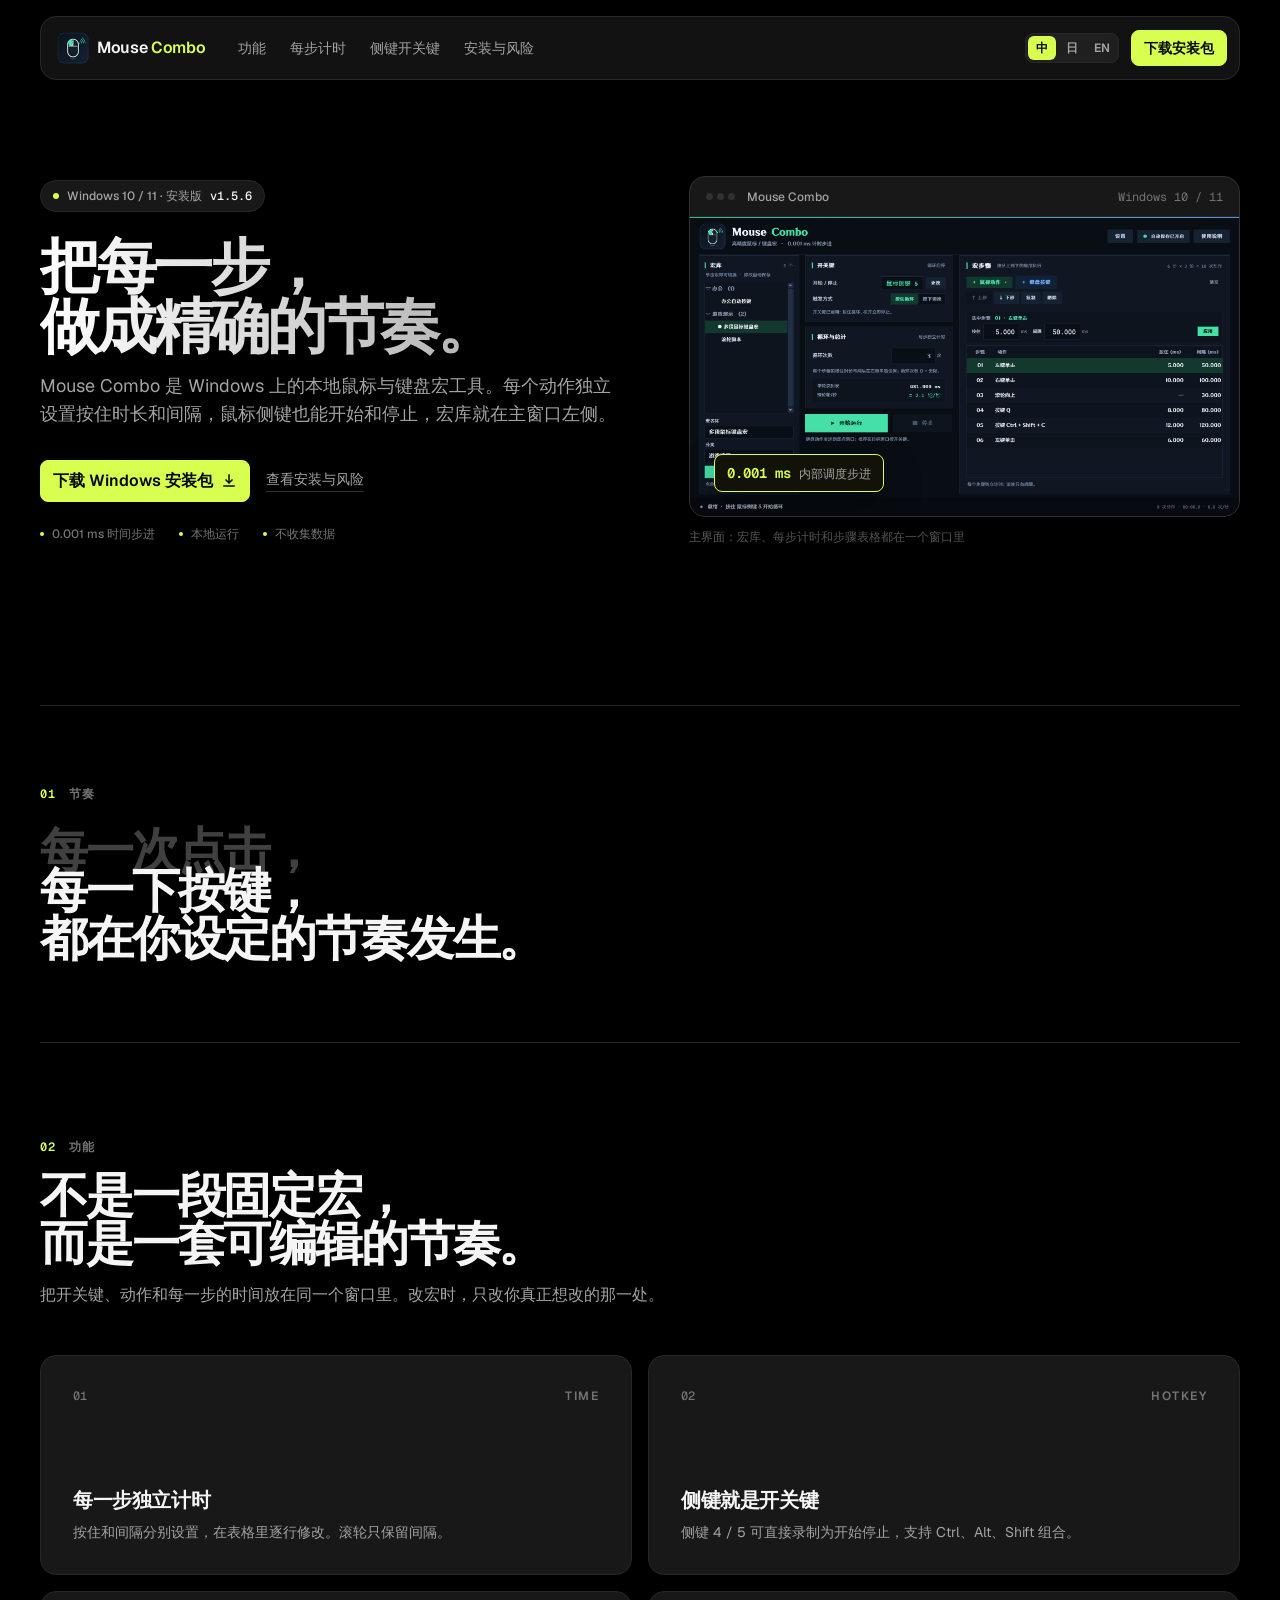
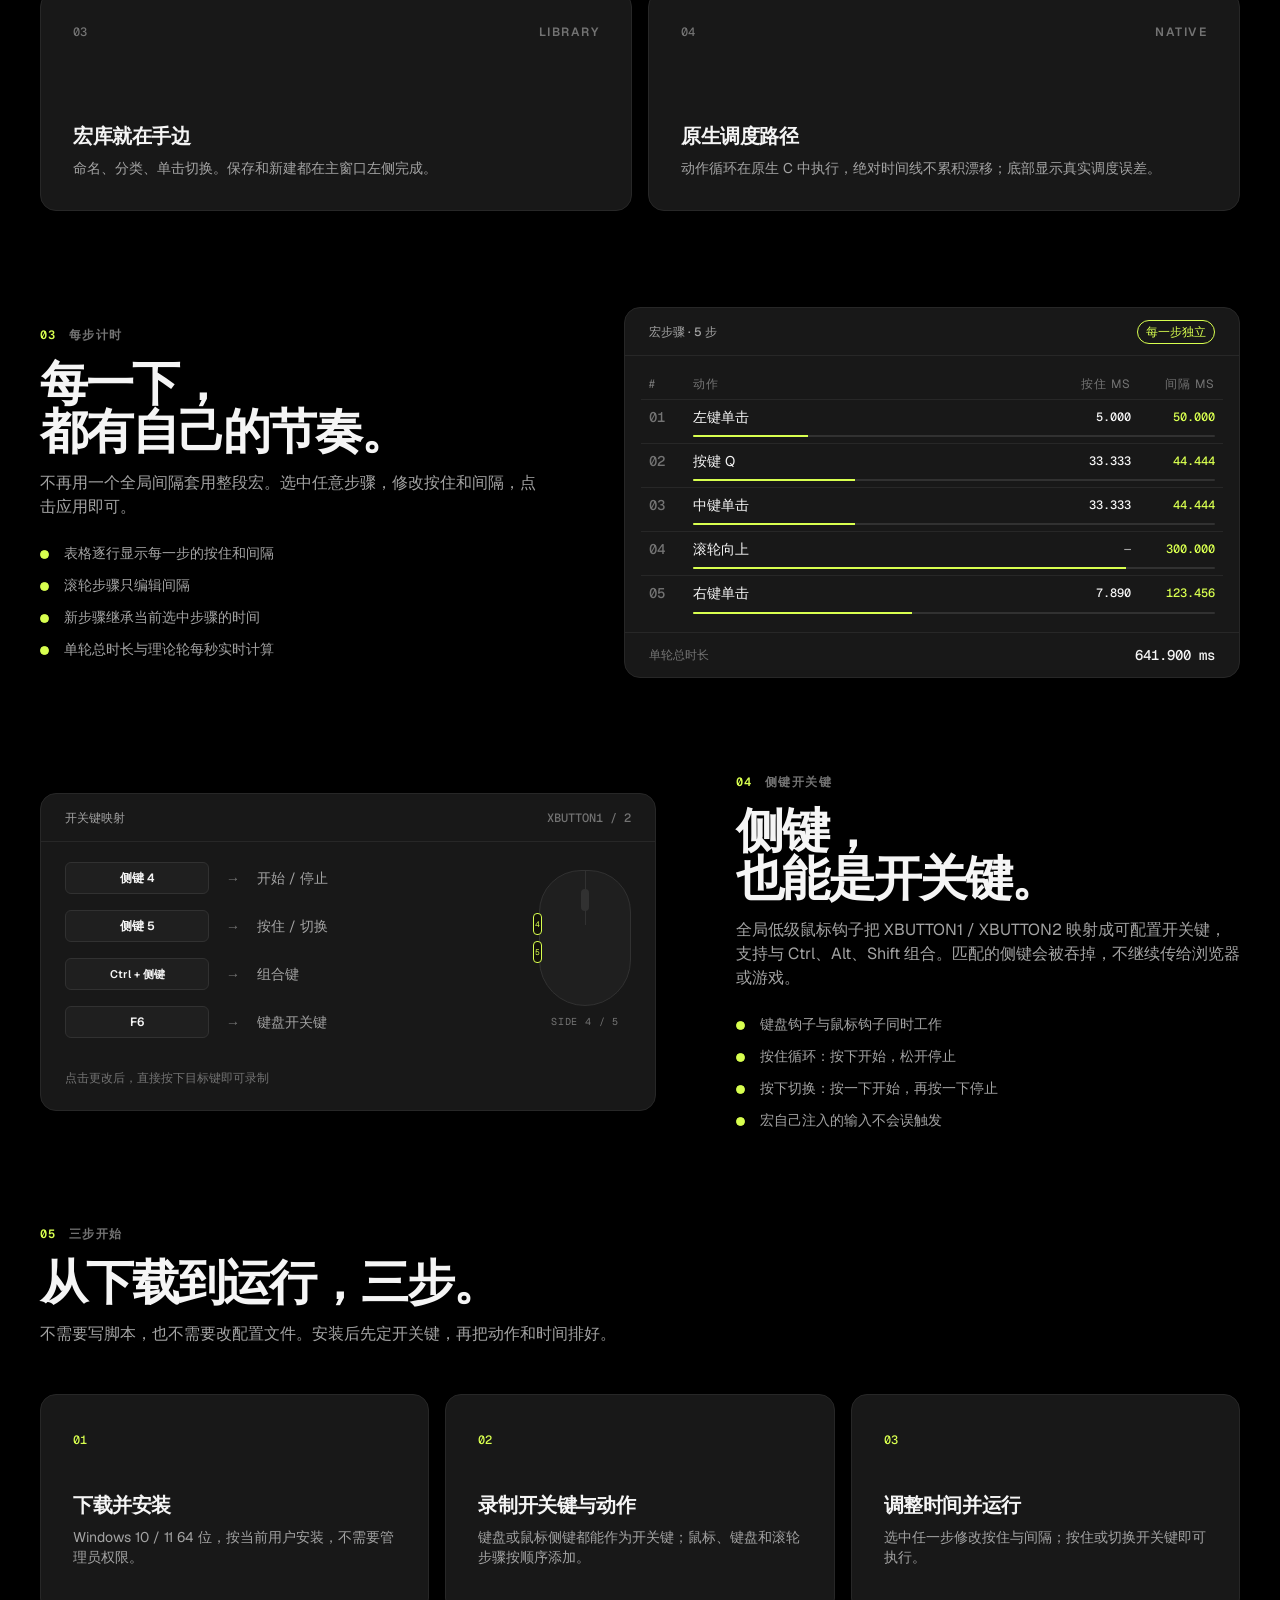
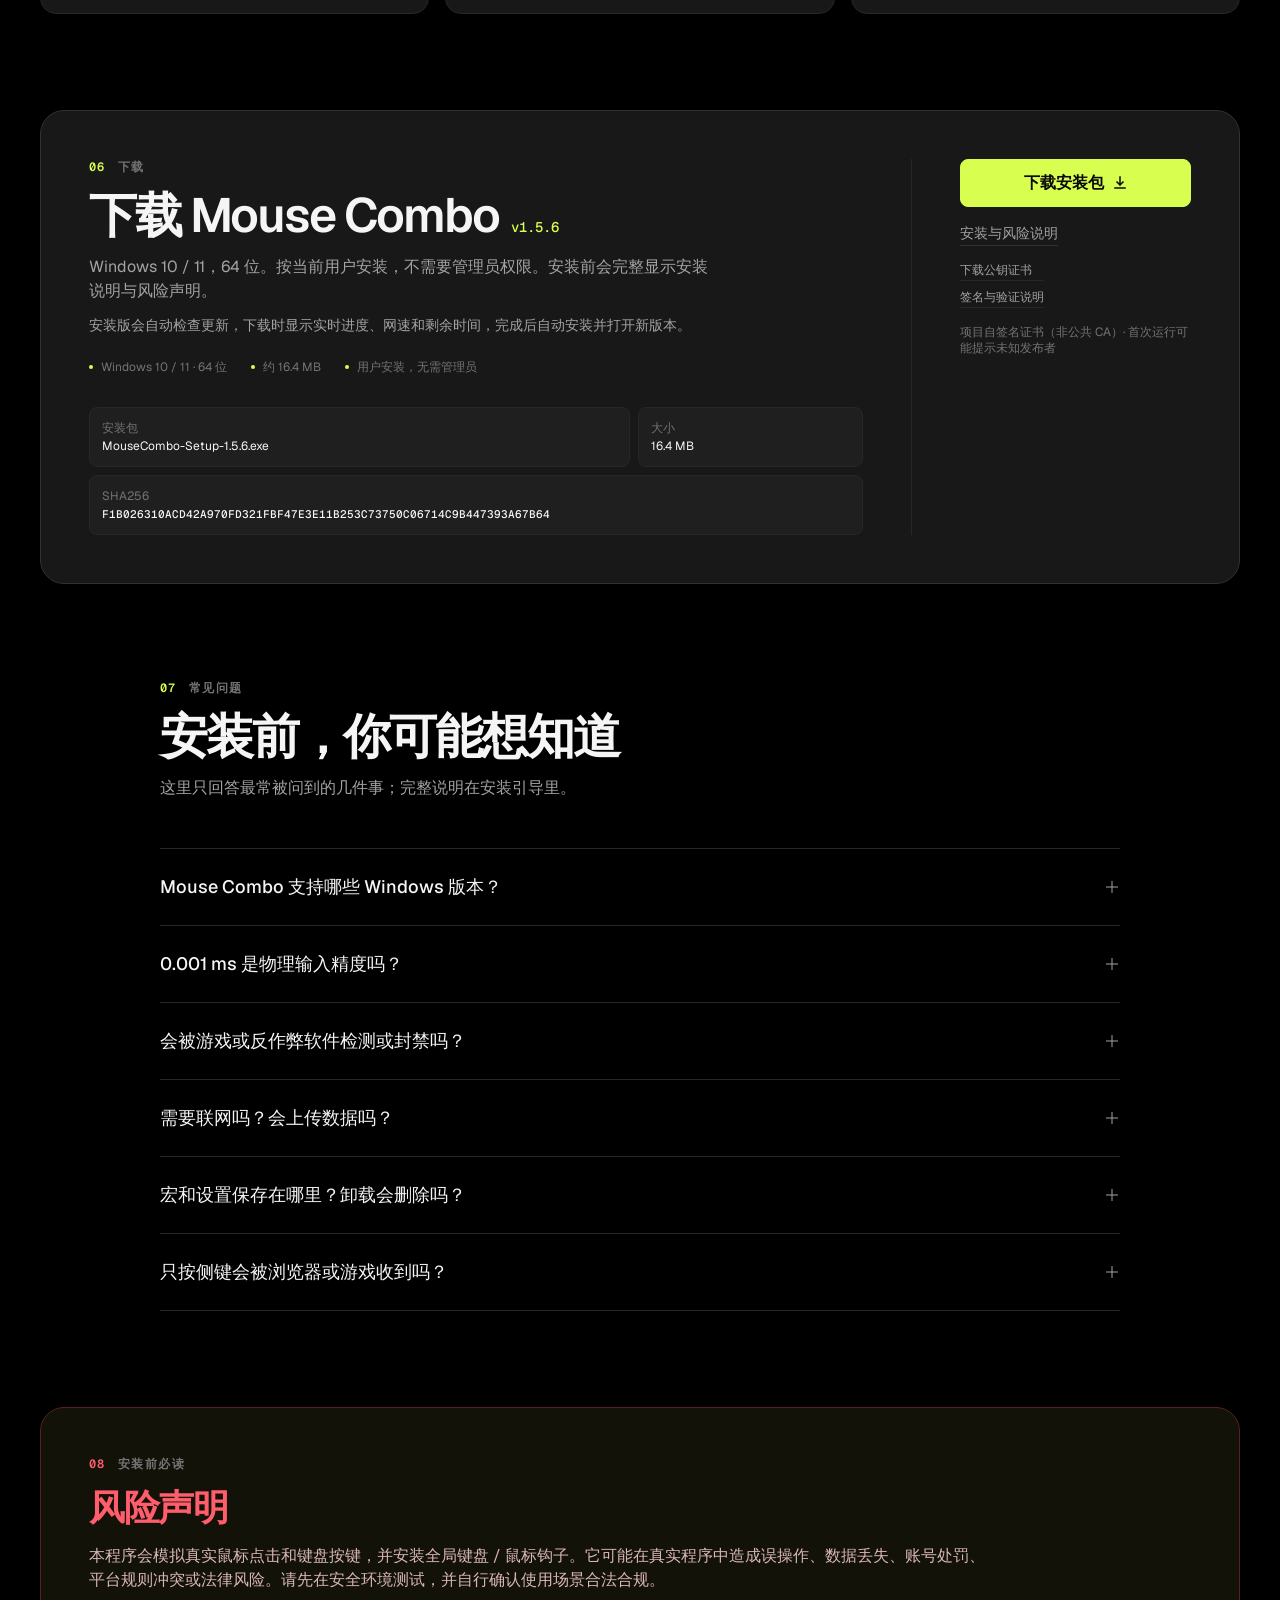
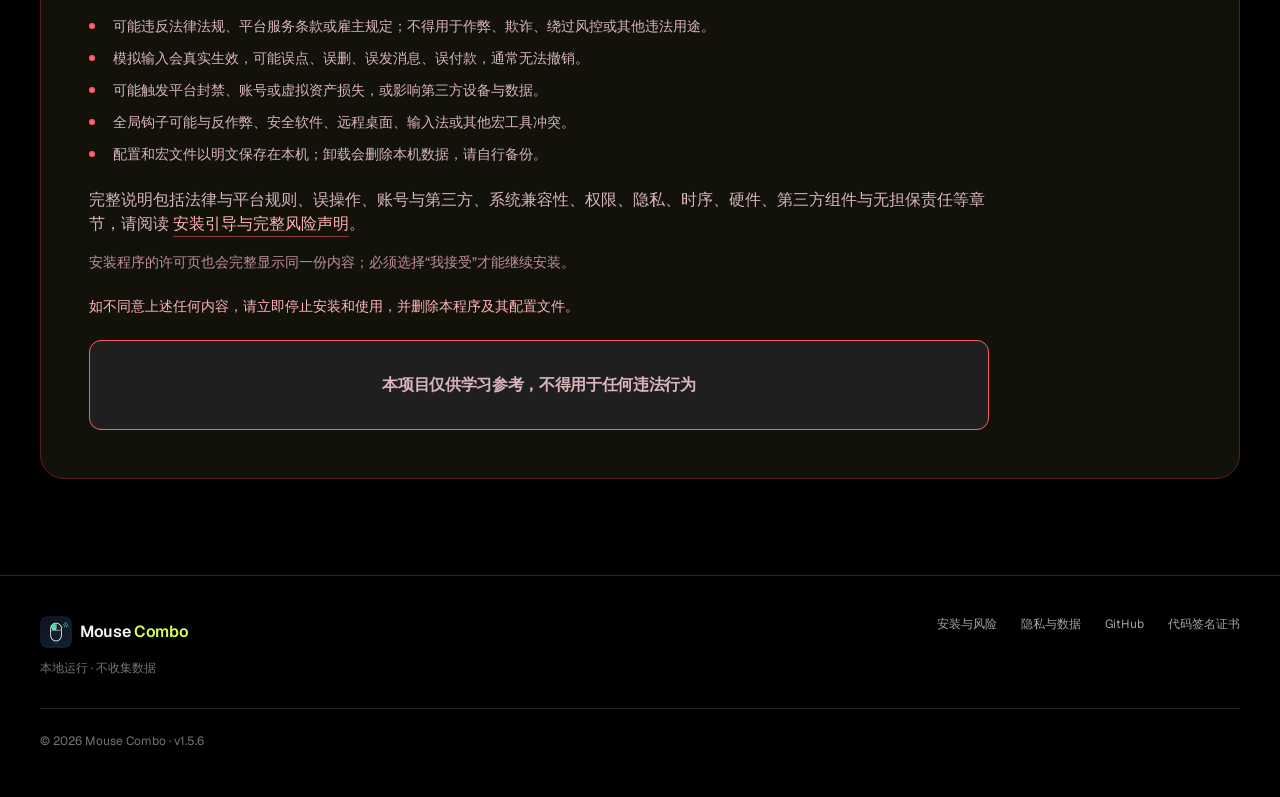
<file: index.html>
<!doctype html>
<html lang="zh-CN">
<head>
  <meta charset="utf-8">
  <meta name="viewport" content="width=device-width, initial-scale=1">
  <meta name="theme-color" content="#000000">
  <meta name="description" content="Mouse Combo 是 Windows 上的本地鼠标与键盘宏工具。每一步独立计时，侧键可作开关键，宏库内嵌在主窗口。下载安装包。">
  <meta property="og:title" content="Mouse Combo · 精确到每一步的鼠标与键盘宏">
  <meta property="og:description" content="每一步独立计时，侧键可作开关键，宏库就在主窗口。Windows 本地运行，不收集数据。">
  <meta property="og:type" content="website">
  <meta property="og:url" content="https://hutao48.github.io/mouse-combo/">
  <meta property="og:image" content="https://hutao48.github.io/mouse-combo/assets/main_populated.png">
  <meta name="twitter:card" content="summary_large_image">
  <title>Mouse Combo · 精确到每一步的鼠标与键盘宏</title>
  <link rel="icon" href="assets/mousecombo_32.png">
  <link rel="icon" sizes="64x64" href="assets/mousecombo_64.png">
  <link rel="apple-touch-icon" href="assets/mousecombo_256.png">
  <link rel="canonical" href="https://hutao48.github.io/mouse-combo/">
  <link rel="preload" href="assets/fonts/geist-latin.woff2" as="font" type="font/woff2" crossorigin>
  <script>document.documentElement.classList.add("js");</script>
  <link rel="stylesheet" href="styles.css">
</head>
<body>
  <a class="skip-link" href="#main">跳到主要内容</a>

  <header class="site-header" data-header>
    <div class="nav-shell">
      <a class="brand" href="./" aria-label="Mouse Combo 首页">
        <img src="assets/mousecombo_64.png" alt="Mouse Combo 图标" width="32" height="32">
        <span>Mouse <em>Combo</em></span>
      </a>

      <nav class="nav-links" aria-label="主导航">
        <a href="#features" data-i18n="nav.features">功能</a>
        <a href="#timing" data-i18n="nav.timing">每步计时</a>
        <a href="#side-buttons" data-i18n="nav.side">侧键开关键</a>
        <a href="guide.html" data-i18n="nav.guide">安装与风险</a>
      </nav>

      <div class="nav-actions">
        <div class="lang-switch" role="group" aria-label="Language / 言語">
          <button type="button" data-lang="zh" class="is-active" aria-pressed="true">中</button>
          <button type="button" data-lang="ja" aria-pressed="false">日</button>
          <button type="button" data-lang="en" aria-pressed="false">EN</button>
        </div>
        <a class="btn btn-primary btn-small nav-cta" href="#download" data-i18n="nav.download">下载安装包</a>
        <button class="menu-toggle" type="button" aria-label="菜单" aria-expanded="false" aria-controls="mobile-menu" data-menu-toggle>
          <span></span><span></span>
        </button>
      </div>
    </div>

    <div class="mobile-menu" id="mobile-menu" data-mobile-menu aria-hidden="true">
      <nav class="mobile-menu-links" aria-label="移动导航">
        <a href="#features" style="--i:0" data-i18n="nav.features">功能</a>
        <a href="#timing" style="--i:1" data-i18n="nav.timing">每步计时</a>
        <a href="#side-buttons" style="--i:2" data-i18n="nav.side">侧键开关键</a>
        <a href="guide.html" style="--i:3" data-i18n="nav.guide">安装与风险</a>
        <a href="#download" style="--i:4" data-i18n="nav.download">下载安装包</a>
      </nav>
      <div class="mobile-menu-footer">
        <div class="lang-switch" role="group" aria-label="Language / 言語">
          <button type="button" data-lang="zh" class="is-active" aria-pressed="true">中</button>
          <button type="button" data-lang="ja" aria-pressed="false">日</button>
          <button type="button" data-lang="en" aria-pressed="false">EN</button>
        </div>
        <p data-i18n="nav.menuNote">Windows 10 / 11 · 本地运行 · 不收集数据</p>
      </div>
    </div>
  </header>

  <main id="main">
    <section class="hero">
      <div class="hero-copy">
        <div class="eyebrow">
          <span class="status-dot"></span>
          <span data-i18n="hero.platform">Windows 10 / 11 · 安装版</span>
          <span class="version" data-release-version>v1.5.6</span>
        </div>
        <h1 class="display" data-i18n-html="hero.title">把每一步，<br>做成精确的节奏。</h1>
        <p class="lead" data-i18n="hero.lead">Mouse Combo 是 Windows 上的本地鼠标与键盘宏工具。每个动作独立设置按住时长和间隔，鼠标侧键也能开始和停止，宏库就在主窗口左侧。</p>
        <div class="hero-actions">
          <a class="btn btn-primary" href="downloads/MouseCombo-Setup-1.5.6.exe" download data-download>
            <span data-i18n="hero.cta">下载 Windows 安装包</span>
            <svg viewBox="0 0 16 16" aria-hidden="true"><path d="M8 2v8m0 0 3-3m-3 3L5 7M3 13h10" /></svg>
          </a>
          <a class="text-link" href="guide.html" data-i18n="hero.secondary">查看安装与风险</a>
        </div>
        <div class="hero-proof" aria-label="产品特点">
          <span><i></i><span data-i18n="hero.proof1">0.001 ms 时间步进</span></span>
          <span><i></i><span data-i18n="hero.proof2">本地运行</span></span>
          <span><i></i><span data-i18n="hero.proof3">不收集数据</span></span>
        </div>
      </div>

      <div class="hero-visual" data-reveal>
        <div class="product-frame">
          <div class="frame-bar">
            <span class="frame-dots" aria-hidden="true"><i></i><i></i><i></i></span>
            <span class="frame-title">Mouse Combo</span>
            <span class="frame-meta">Windows 10 / 11</span>
          </div>
          <img src="assets/main_populated.png" width="1978" height="1079" data-app-shot alt="Mouse Combo 主界面：左侧宏库、每步独立计时和宏步骤表格" data-i18n-alt="app.alt" fetchpriority="high">
          <div class="frame-badge">
            <span class="mono">0.001 ms</span>
            <span data-i18n="hero.badge">内部调度步进</span>
          </div>
        </div>
        <p class="frame-caption" data-i18n="app.caption">主界面：宏库、每步计时和步骤表格都在一个窗口里</p>
      </div>
    </section>

    <section class="manifesto" aria-labelledby="manifesto-title">
      <div class="section-index"><span>01</span><span data-i18n="tagline.kicker">节奏</span></div>
      <h2 id="manifesto-title" class="tagline" data-tagline>
        <span class="tagline-line" data-tagline-line data-i18n="tagline.1">每一次点击，</span>
        <span class="tagline-line" data-tagline-line data-i18n="tagline.2">每一下按键，</span>
        <span class="tagline-line" data-tagline-line data-i18n="tagline.3">都在你设定的节奏发生。</span>
      </h2>
    </section>

    <section id="features" class="section">
      <div class="section-head">
        <div class="section-index"><span>02</span><span data-i18n="nav.features">功能</span></div>
        <h2 data-i18n-html="why.title">不是一段固定宏，<br>而是一套可编辑的节奏。</h2>
        <p data-i18n="why.lead">把开关键、动作和每一步的时间放在同一个窗口里。改宏时，只改你真正想改的那一处。</p>
      </div>

      <div class="benefit-grid">
        <article class="benefit-card" data-reveal>
          <div class="card-top"><span class="mono">01</span><span class="card-tag">TIME</span></div>
          <h3 data-i18n="benefit1.title">每一步独立计时</h3>
          <p data-i18n="benefit1.body">按住和间隔分别设置，在表格里逐行修改。滚轮只保留间隔。</p>
        </article>
        <article class="benefit-card" data-reveal style="--delay:80ms">
          <div class="card-top"><span class="mono">02</span><span class="card-tag">HOTKEY</span></div>
          <h3 data-i18n="benefit2.title">侧键就是开关键</h3>
          <p data-i18n="benefit2.body">侧键 4 / 5 可直接录制为开始停止，支持 Ctrl、Alt、Shift 组合。</p>
        </article>
        <article class="benefit-card" data-reveal style="--delay:160ms">
          <div class="card-top"><span class="mono">03</span><span class="card-tag">LIBRARY</span></div>
          <h3 data-i18n="benefit3.title">宏库就在手边</h3>
          <p data-i18n="benefit3.body">命名、分类、单击切换。保存和新建都在主窗口左侧完成。</p>
        </article>
        <article class="benefit-card" data-reveal style="--delay:240ms">
          <div class="card-top"><span class="mono">04</span><span class="card-tag">NATIVE</span></div>
          <h3 data-i18n="benefit4.title">原生调度路径</h3>
          <p data-i18n="benefit4.body">动作循环在原生 C 中执行，绝对时间线不累积漂移；底部显示真实调度误差。</p>
        </article>
      </div>
    </section>

    <section id="timing" class="feature-split section">
      <div class="feature-copy">
        <div class="section-index"><span>03</span><span data-i18n="timing.kicker">每步计时</span></div>
        <h2 data-i18n-html="timing.title">每一下，<br>都有自己的节奏。</h2>
        <p data-i18n="timing.lead">不再用一个全局间隔套用整段宏。选中任意步骤，修改按住和间隔，点击应用即可。</p>
        <ul class="check-list">
          <li data-i18n="timing.li1">表格逐行显示每一步的按住和间隔</li>
          <li data-i18n="timing.li2">滚轮步骤只编辑间隔</li>
          <li data-i18n="timing.li3">新步骤继承当前选中步骤的时间</li>
          <li data-i18n="timing.li4">单轮总时长与理论轮每秒实时计算</li>
        </ul>
      </div>

      <div class="timing-panel" data-reveal>
        <div class="panel-head">
          <span data-i18n="timing.panel.title">宏步骤 · 5 步</span>
          <span class="pill pill-accent" data-i18n="timing.panel.badge">每一步独立</span>
        </div>
        <div class="step-table" role="table" aria-label="宏步骤计时示例">
          <div class="step-row step-head" role="row">
            <span role="columnheader" data-i18n="timing.col.num">#</span>
            <span role="columnheader" data-i18n="timing.col.action">动作</span>
            <span role="columnheader" class="right" data-i18n="timing.col.hold">按住 ms</span>
            <span role="columnheader" class="right" data-i18n="timing.col.interval">间隔 ms</span>
          </div>
          <div class="step-row" role="row">
            <span class="mono faint" role="cell">01</span>
            <span role="cell" data-i18n="action.left">左键单击</span>
            <span class="mono right" role="cell">5.000</span>
            <span class="mono right accent-text" role="cell">50.000</span>
            <span class="lane" aria-hidden="true"><i style="width:22%"></i></span>
          </div>
          <div class="step-row" role="row">
            <span class="mono faint" role="cell">02</span>
            <span role="cell" data-i18n="action.q">按键 Q</span>
            <span class="mono right" role="cell">33.333</span>
            <span class="mono right accent-text" role="cell">44.444</span>
            <span class="lane" aria-hidden="true"><i style="width:31%"></i></span>
          </div>
          <div class="step-row" role="row">
            <span class="mono faint" role="cell">03</span>
            <span role="cell" data-i18n="action.middle">中键单击</span>
            <span class="mono right" role="cell">33.333</span>
            <span class="mono right accent-text" role="cell">44.444</span>
            <span class="lane" aria-hidden="true"><i style="width:31%"></i></span>
          </div>
          <div class="step-row" role="row">
            <span class="mono faint" role="cell">04</span>
            <span role="cell" data-i18n="action.wheel">滚轮向上</span>
            <span class="mono right muted-text" role="cell">—</span>
            <span class="mono right accent-text" role="cell">300.000</span>
            <span class="lane" aria-hidden="true"><i style="width:83%"></i></span>
          </div>
          <div class="step-row" role="row">
            <span class="mono faint" role="cell">05</span>
            <span role="cell" data-i18n="action.right">右键单击</span>
            <span class="mono right" role="cell">7.890</span>
            <span class="mono right accent-text" role="cell">123.456</span>
            <span class="lane" aria-hidden="true"><i style="width:42%"></i></span>
          </div>
        </div>
        <div class="panel-foot">
          <span data-i18n="timing.total">单轮总时长</span>
          <strong class="mono">641.900 ms</strong>
        </div>
      </div>
    </section>

    <section id="side-buttons" class="feature-split feature-split-reverse section">
      <div class="hotkey-panel" data-reveal>
        <div class="panel-head">
          <span data-i18n="side.panel.title">开关键映射</span>
          <span class="mono faint">XBUTTON1 / 2</span>
        </div>
        <div class="hotkey-map">
          <div class="hotkey-row">
            <span class="keycap">侧键 4</span>
            <span class="map-arrow" aria-hidden="true">→</span>
            <span data-i18n="side.map1.value">开始 / 停止</span>
          </div>
          <div class="hotkey-row">
            <span class="keycap">侧键 5</span>
            <span class="map-arrow" aria-hidden="true">→</span>
            <span data-i18n="side.map2.value">按住 / 切换</span>
          </div>
          <div class="hotkey-row">
            <span class="keycap keycap-wide">Ctrl + 侧键</span>
            <span class="map-arrow" aria-hidden="true">→</span>
            <span data-i18n="side.map3.value">组合键</span>
          </div>
          <div class="hotkey-row">
            <span class="keycap">F6</span>
            <span class="map-arrow" aria-hidden="true">→</span>
            <span data-i18n="side.map4.value">键盘开关键</span>
          </div>
        </div>
        <p class="panel-note" data-i18n="side.panel.note">点击更改后，直接按下目标键即可录制</p>
        <div class="mouse-diagram" aria-hidden="true">
          <div class="mouse-shell">
            <span class="mouse-side side-4">4</span>
            <span class="mouse-side side-5">5</span>
            <span class="mouse-wheel"></span>
          </div>
          <span class="mouse-caption">SIDE 4 / 5</span>
        </div>
      </div>

      <div class="feature-copy">
        <div class="section-index"><span>04</span><span data-i18n="side.kicker">侧键开关键</span></div>
        <h2 data-i18n-html="side.title">侧键，<br>也能是开关键。</h2>
        <p data-i18n="side.lead">全局低级鼠标钩子把 XBUTTON1 / XBUTTON2 映射成可配置开关键，支持与 Ctrl、Alt、Shift 组合。匹配的侧键会被吞掉，不继续传给浏览器或游戏。</p>
        <ul class="check-list">
          <li data-i18n="side.li1">键盘钩子与鼠标钩子同时工作</li>
          <li data-i18n="side.li2">按住循环：按下开始，松开停止</li>
          <li data-i18n="side.li3">按下切换：按一下开始，再按一下停止</li>
          <li data-i18n="side.li4">宏自己注入的输入不会误触发</li>
        </ul>
      </div>
    </section>

    <section id="how" class="section how-section">
      <div class="section-head">
        <div class="section-index"><span>05</span><span data-i18n="how.kicker">三步开始</span></div>
        <h2 data-i18n="how.title">从下载到运行，三步。</h2>
        <p data-i18n="how.lead">不需要写脚本，也不需要改配置文件。安装后先定开关键，再把动作和时间排好。</p>
      </div>
      <div class="steps">
        <article class="step-card" data-reveal>
          <span class="mono step-number">01</span>
          <h3 data-i18n="how.step1.title">下载并安装</h3>
          <p data-i18n="how.step1.body">Windows 10 / 11 64 位，按当前用户安装，不需要管理员权限。</p>
        </article>
        <article class="step-card" data-reveal style="--delay:80ms">
          <span class="mono step-number">02</span>
          <h3 data-i18n="how.step2.title">录制开关键与动作</h3>
          <p data-i18n="how.step2.body">键盘或鼠标侧键都能作为开关键；鼠标、键盘和滚轮步骤按顺序添加。</p>
        </article>
        <article class="step-card" data-reveal style="--delay:160ms">
          <span class="mono step-number">03</span>
          <h3 data-i18n="how.step3.title">调整时间并运行</h3>
          <p data-i18n="how.step3.body">选中任一步修改按住与间隔；按住或切换开关键即可执行。</p>
        </article>
      </div>
    </section>

    <section id="download" class="download-section section">
      <div class="download-card">
        <div class="download-main">
          <div class="section-index"><span>06</span><span data-i18n="download.kicker">下载</span></div>
          <h2><span data-i18n="download.title">下载 Mouse Combo</span> <span class="version" data-release-version>v1.5.6</span></h2>
          <p class="lead" data-i18n="download.lead">Windows 10 / 11，64 位。按当前用户安装，不需要管理员权限。安装前会完整显示安装说明与风险声明。</p>
          <p class="update-note" data-i18n="download.update">安装版会自动检查更新，下载时显示实时进度、网速和剩余时间，完成后自动安装并打开新版本。</p>
          <div class="requirements">
            <span><i></i><span data-i18n="download.req1">Windows 10 / 11 · 64 位</span></span>
            <span><i></i><span data-i18n="download.req2">约 16.4 MB</span></span>
            <span><i></i><span data-i18n="download.req3">用户安装，无需管理员</span></span>
          </div>
          <dl class="release-grid">
            <div><dt data-i18n="download.label.file">安装包</dt><dd data-release-file>MouseCombo-Setup-1.5.6.exe</dd></div>
            <div><dt data-i18n="download.label.size">大小</dt><dd data-release-size>16.4 MB</dd></div>
            <div class="release-hash"><dt data-i18n="download.label.hash">SHA256</dt><dd class="mono" data-release-hash>F1B026310ACD42A970FD321FBF47E3E11B253C73750C06714C9B447393A67B64</dd></div>
          </dl>
        </div>
        <div class="download-aside">
          <a class="btn btn-primary btn-download" href="downloads/MouseCombo-Setup-1.5.6.exe" download data-download>
            <span data-i18n="download.cta">下载安装包</span>
            <svg viewBox="0 0 16 16" aria-hidden="true"><path d="M8 2v8m0 0 3-3m-3 3L5 7M3 13h10" /></svg>
          </a>
          <a class="text-link" href="guide.html" data-i18n="download.secondary">安装与风险说明</a>
          <div class="aside-links">
            <a href="downloads/MouseCombo-CodeSigning.cer" data-i18n="download.cert">下载公钥证书</a>
            <a href="guide.html" data-i18n="download.signing">签名与验证说明</a>
          </div>
          <p class="fine-print" data-i18n="download.warning">项目自签名证书（非公共 CA）· 首次运行可能提示未知发布者</p>
        </div>
      </div>
    </section>

    <section class="faq section" aria-labelledby="faq-title">
      <div class="section-head section-head-narrow">
        <div class="section-index"><span>07</span><span data-i18n="faq.kicker">常见问题</span></div>
        <h2 id="faq-title" data-i18n="faq.title">安装前，你可能想知道</h2>
        <p data-i18n="faq.lead">这里只回答最常被问到的几件事；完整说明在安装引导里。</p>
      </div>
      <div class="faq-list">
        <details class="faq-item">
          <summary><span data-i18n="faq.q1">Mouse Combo 支持哪些 Windows 版本？</span><i></i></summary>
          <p data-i18n="faq.a1">Windows 10 / 11 64 位。安装包按当前用户安装，不要求管理员权限；如果要操作以管理员身份运行的目标程序，也需要以管理员身份启动 Mouse Combo。</p>
        </details>
        <details class="faq-item">
          <summary><span data-i18n="faq.q2">0.001 ms 是物理输入精度吗？</span><i></i></summary>
          <p data-i18n="faq.a2">不是。0.001 ms 是输入、存储和内部调度的步进。实际事件到达目标程序仍受 Windows 调度、USB 回报率和目标程序影响；界面显示的是内部调度误差。</p>
        </details>
        <details class="faq-item">
          <summary><span data-i18n="faq.q3">会被游戏或反作弊软件检测或封禁吗？</span><i></i></summary>
          <p data-i18n="faq.a3">可能。程序使用 SendInput 和全局钩子，部分游戏、反作弊软件或平台规则会限制或禁止模拟输入。请遵守目标软件条款，不要用于作弊或违法用途。</p>
        </details>
        <details class="faq-item">
          <summary><span data-i18n="faq.q4">需要联网吗？会上传数据吗？</span><i></i></summary>
          <p data-i18n="faq.a4">宏与配置都在本机运行，不收集使用数据。安装版会访问 GitHub Releases 检查更新；源码版不会自动联网。</p>
        </details>
        <details class="faq-item">
          <summary><span data-i18n="faq.q5">宏和设置保存在哪里？卸载会删除吗？</span><i></i></summary>
          <p data-i18n="faq.a5">配置和宏保存在 %APPDATA%\MouseCombo。卸载会删除本机配置和宏文件，请先备份。</p>
        </details>
        <details class="faq-item">
          <summary><span data-i18n="faq.q6">只按侧键会被浏览器或游戏收到吗？</span><i></i></summary>
          <p data-i18n="faq.a6">被配置为开关键的侧键会被全局吞掉，不再触发浏览器前进后退或其他默认行为；未被配置的侧键保持系统默认行为。</p>
        </details>
      </div>
    </section>

    <section class="risk-section section" aria-labelledby="risk-title">
      <div class="risk-card">
        <div class="section-index section-index-danger"><span>08</span><span data-i18n="risk.kicker">安装前必读</span></div>
        <h2 id="risk-title" data-i18n="risk.title">风险声明</h2>
        <p data-i18n="risk.lead">本程序会模拟真实鼠标点击和键盘按键，并安装全局键盘 / 鼠标钩子。它可能在真实程序中造成误操作、数据丢失、账号处罚、平台规则冲突或法律风险。请先在安全环境测试，并自行确认使用场景合法合规。</p>
        <ul class="risk-list">
          <li data-i18n="risk.li1">可能违反法律法规、平台服务条款或雇主规定；不得用于作弊、欺诈、绕过风控或其他违法用途。</li>
          <li data-i18n="risk.li2">模拟输入会真实生效，可能误点、误删、误发消息、误付款，通常无法撤销。</li>
          <li data-i18n="risk.li3">可能触发平台封禁、账号或虚拟资产损失，或影响第三方设备与数据。</li>
          <li data-i18n="risk.li4">全局钩子可能与反作弊、安全软件、远程桌面、输入法或其他宏工具冲突。</li>
          <li data-i18n="risk.li5">配置和宏文件以明文保存在本机；卸载会删除本机数据，请自行备份。</li>
        </ul>
        <p class="risk-link"><span data-i18n="risk.guide">完整说明包括法律与平台规则、误操作、账号与第三方、系统兼容性、权限、隐私、时序、硬件、第三方组件与无担保责任等章节，请阅读</span> <a href="guide.html" data-i18n="risk.guideLink">安装引导与完整风险声明</a>。</p>
        <p class="risk-note" data-i18n="risk.note">安装程序的许可页也会完整显示同一份内容；必须选择“我接受”才能继续安装。</p>
        <p class="risk-caption" data-i18n="risk.caption">如不同意上述任何内容，请立即停止安装和使用，并删除本程序及其配置文件。</p>
        <p class="final-warning" data-i18n="risk.final">本项目仅供学习参考，不得用于任何违法行为</p>
      </div>
    </section>
  </main>

  <footer class="site-footer">
    <div class="footer-inner">
      <div class="footer-brand">
        <a class="brand" href="./">
          <img src="assets/mousecombo_64.png" alt="Mouse Combo 图标" width="28" height="28">
          <span>Mouse <em>Combo</em></span>
        </a>
        <p data-i18n="footer.local">本地运行 · 不收集数据</p>
      </div>
      <div class="footer-links">
        <a href="guide.html" data-i18n="footer.guide">安装与风险</a>
        <a href="guide.html" data-i18n="footer.privacy">隐私与数据</a>
        <a href="https://github.com/hutao48/mouse-combo" target="_blank" rel="noopener">GitHub</a>
        <a href="downloads/MouseCombo-CodeSigning.cer" data-i18n="footer.cert">代码签名证书</a>
      </div>
      <p class="footer-copy"><span data-i18n="footer.copyright">© 2026 Mouse Combo</span> · <span data-release-version>v1.5.6</span></p>
    </div>
  </footer>

  <script src="script.js"></script>
  <script src="site-i18n.js"></script>
</body>
</html>
</file>
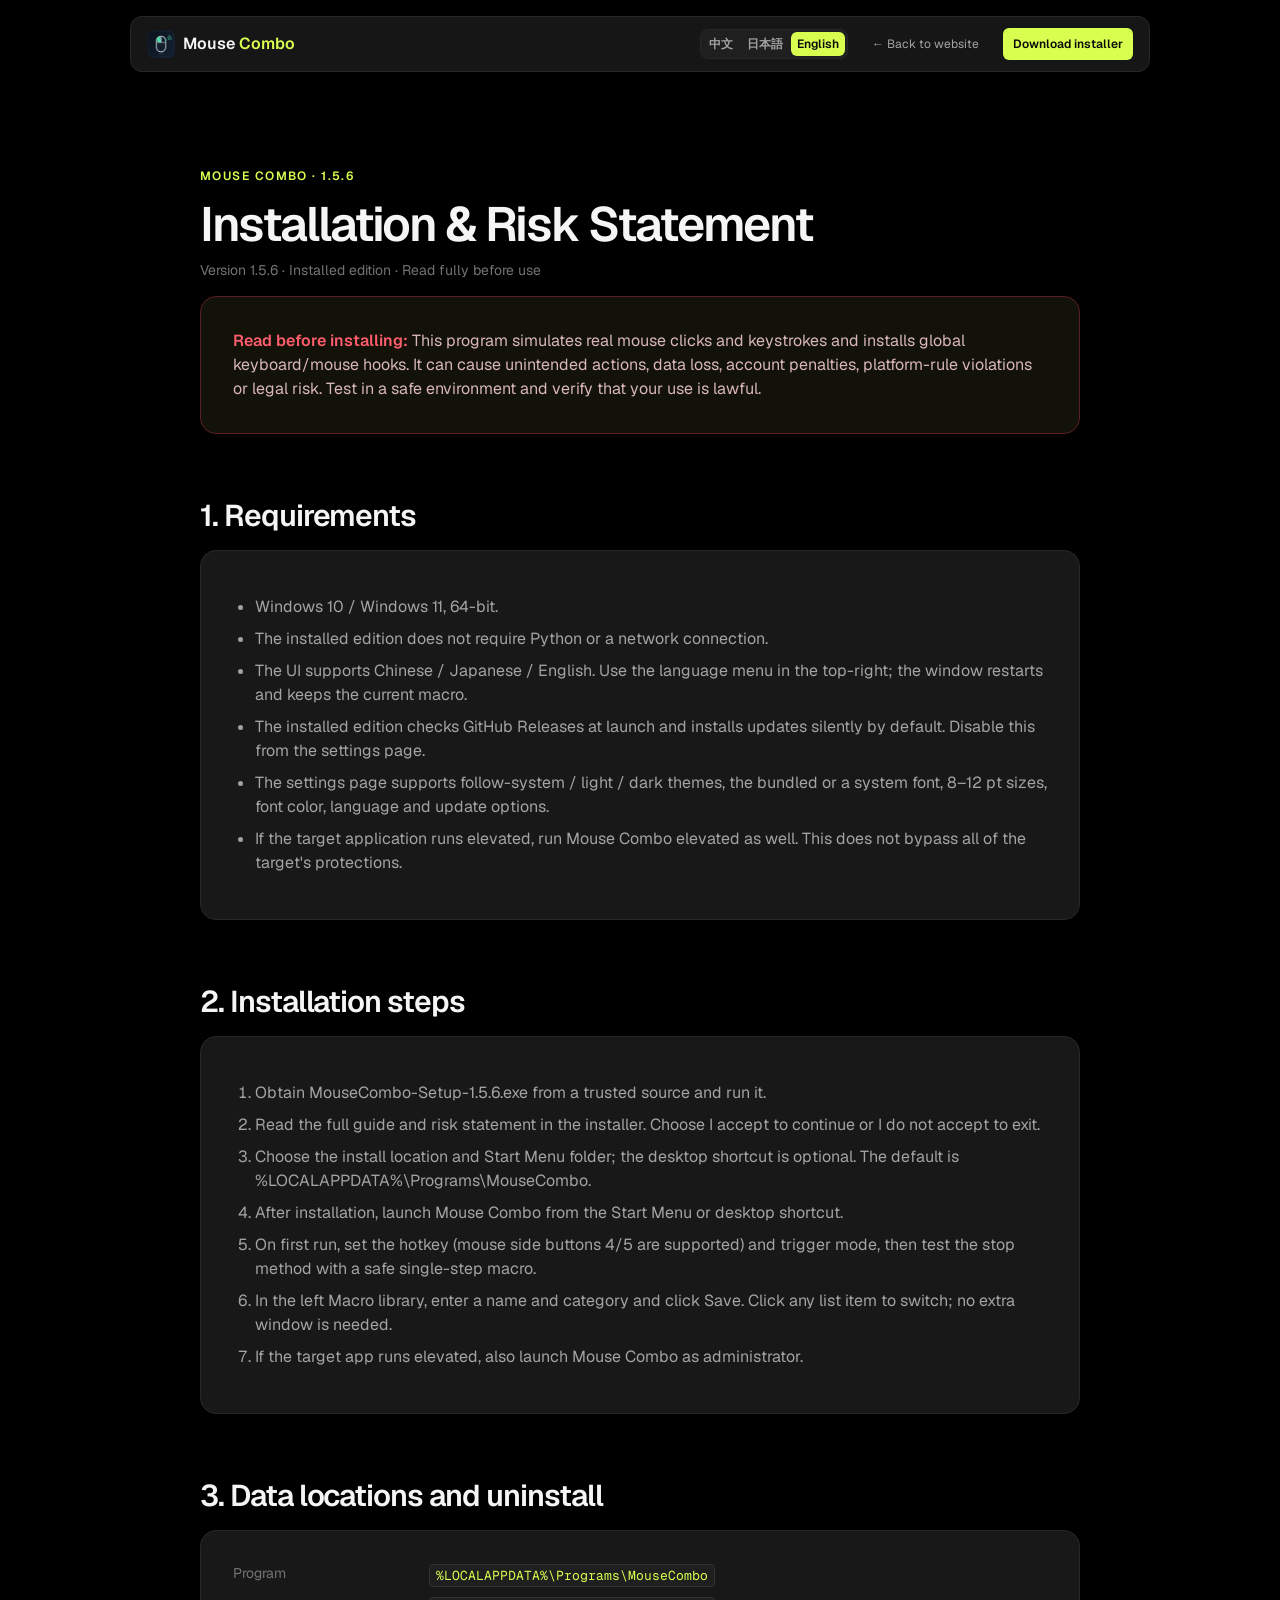
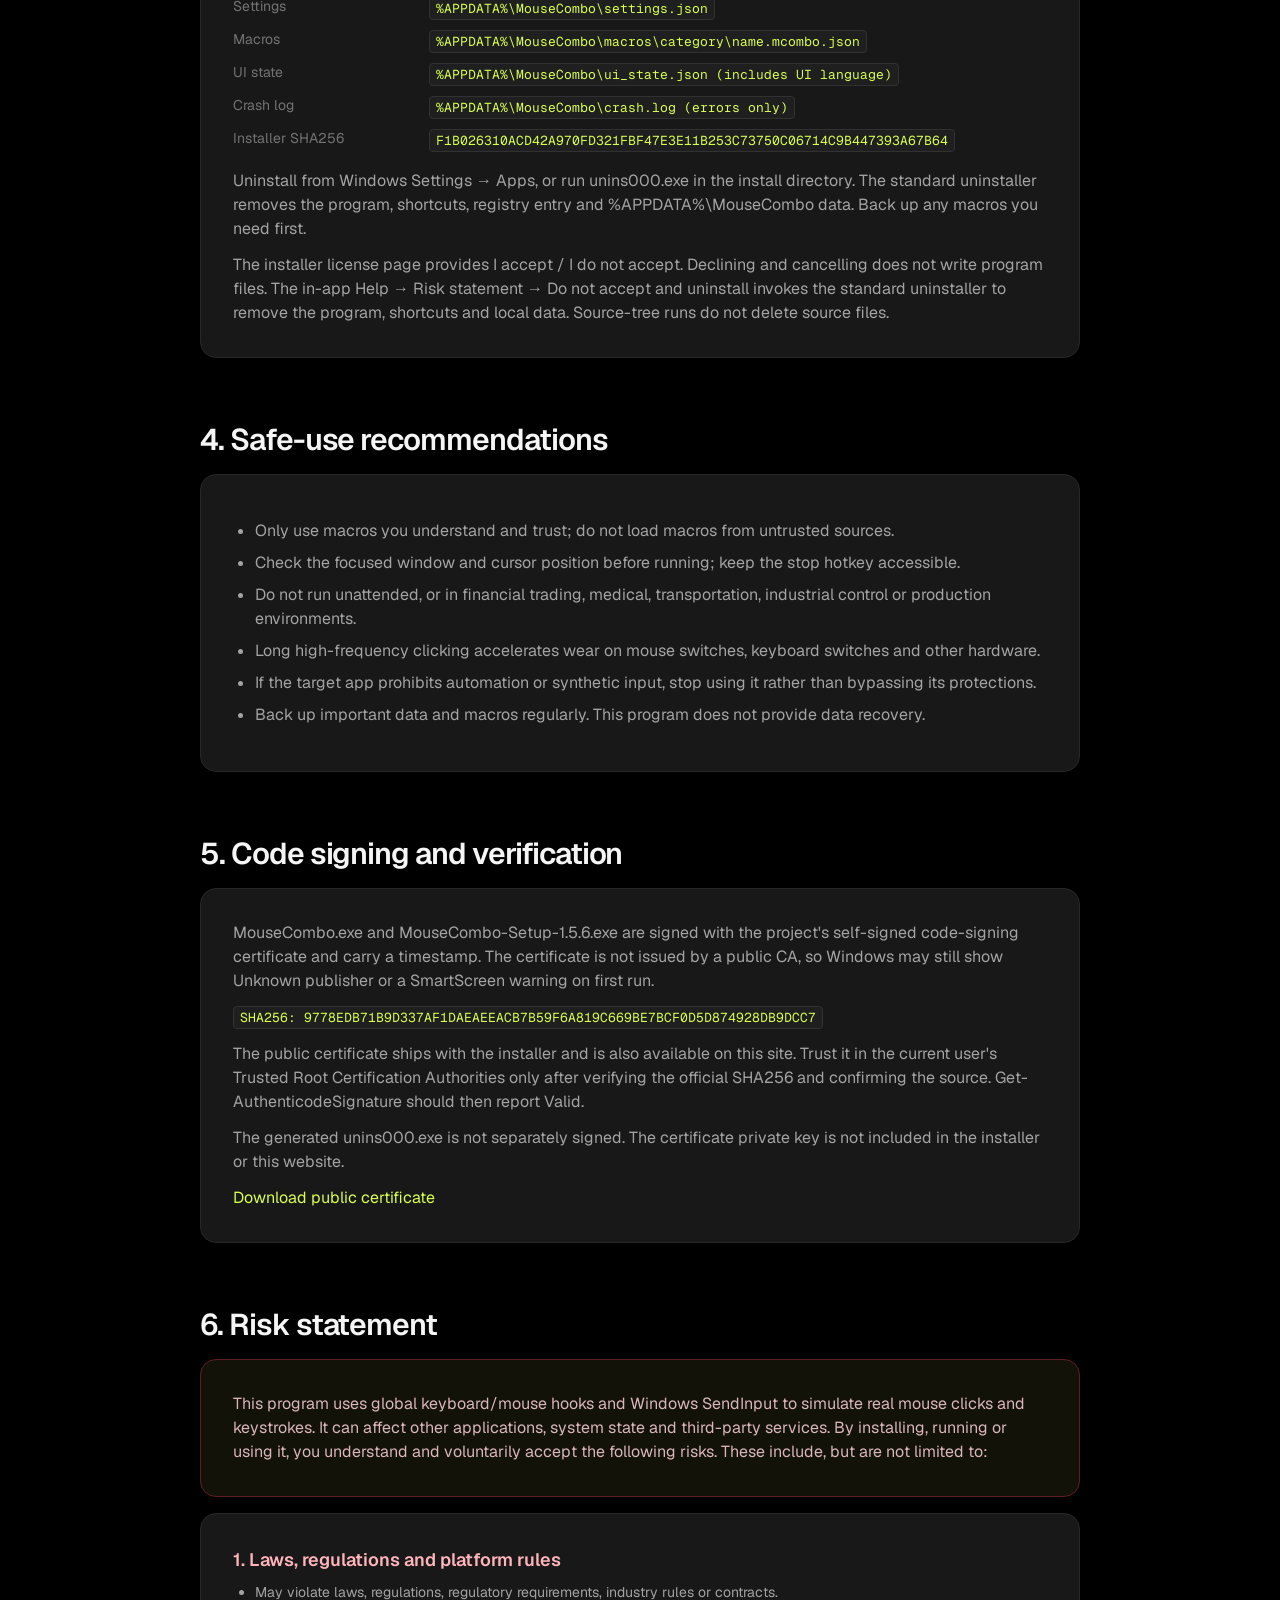
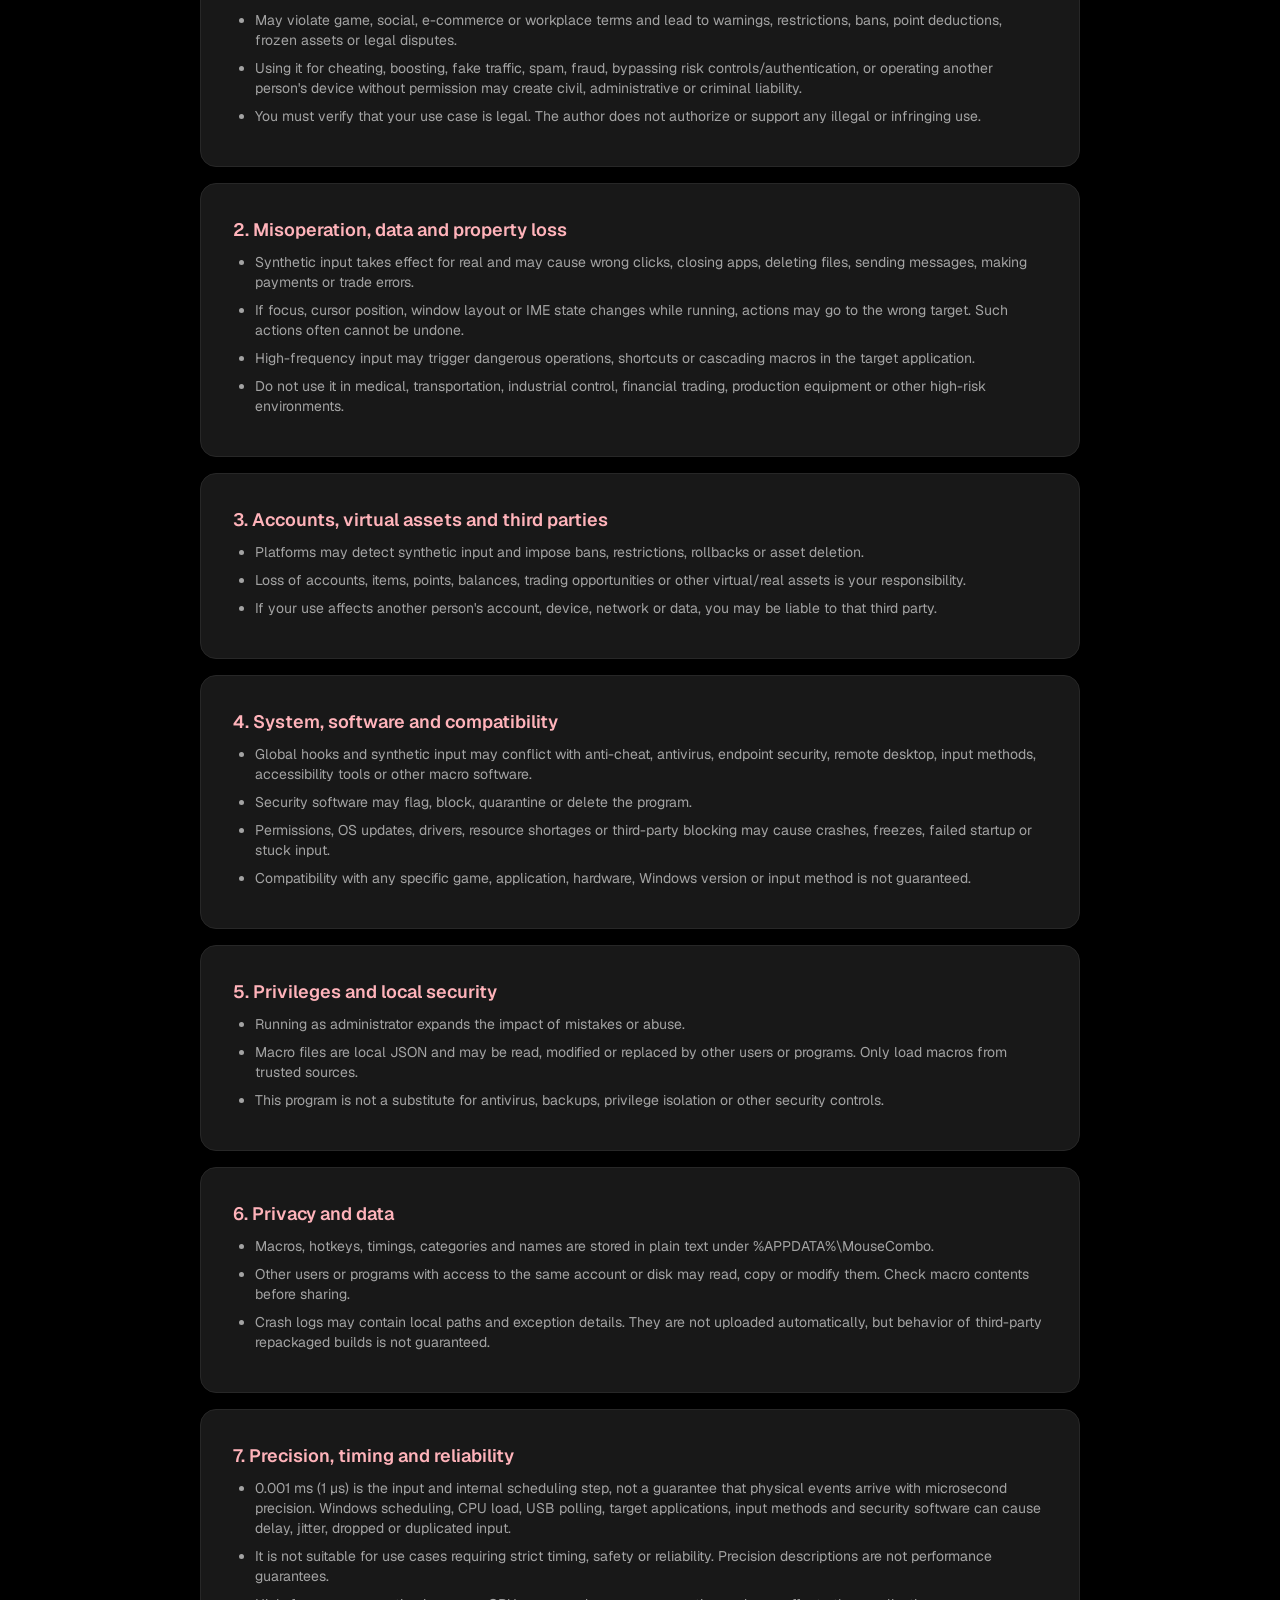
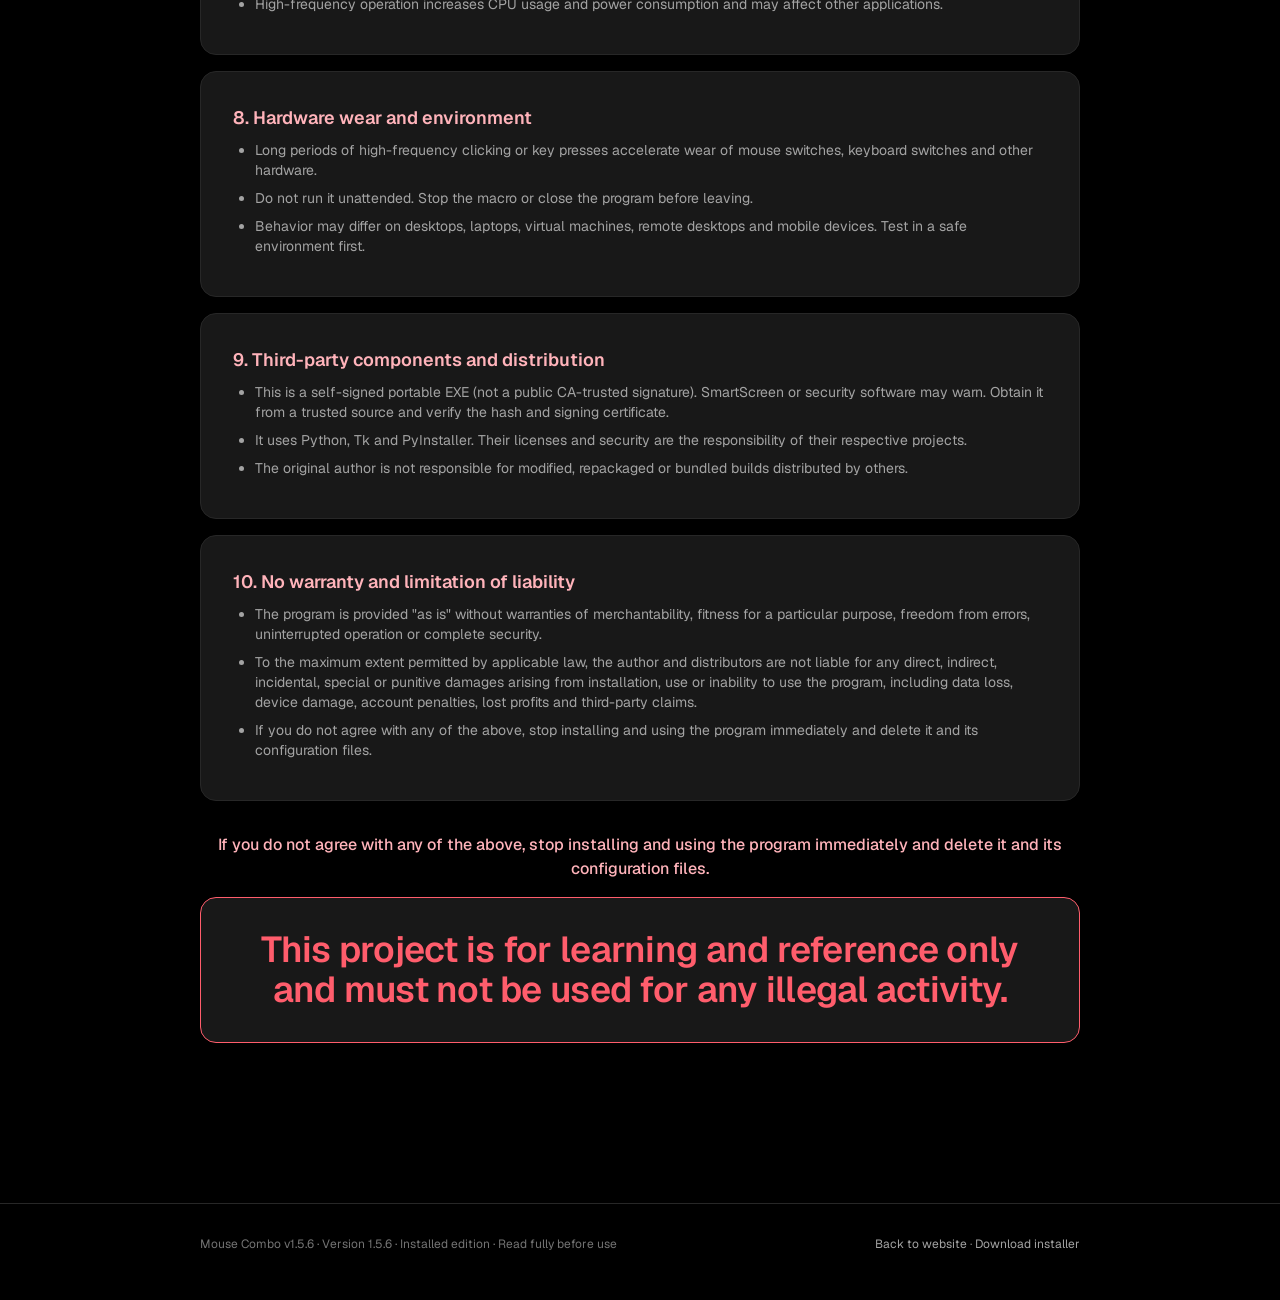
<file: guide.en.html>
<!doctype html>
<html lang="en">
<head>
<meta charset="utf-8">
<meta name="viewport" content="width=device-width, initial-scale=1">
<meta name="theme-color" content="#000000">
<title>Installation &amp; Risk Statement · Mouse Combo</title>
<link rel="icon" href="assets/mousecombo_32.png">
<link rel="preload" href="assets/fonts/geist-latin.woff2" as="font" type="font/woff2" crossorigin>
<link rel="stylesheet" href="guide.css">
</head>
<body>
<header class="guide-header">
  <div class="guide-nav">
    <a class="brand" href="index.html?lang=en"><img src="assets/mousecombo_64.png" alt="Mouse Combo" width="28" height="28"><span>Mouse <em>Combo</em></span></a>
    <div class="lang-switch"><a class="lang" href="guide.html">中文</a><a class="lang" href="guide.ja.html">日本語</a><a class="lang active" href="guide.en.html">English</a></div>
    <a class="back" href="index.html?lang=en">← Back to website</a>
    <a class="guide-download" href="index.html?lang=en#download">Download installer</a>
  </div>
</header>
<main>
  <div class="kicker">MOUSE COMBO · 1.5.6</div>
  <h1>Installation &amp; Risk Statement</h1>
  <p class="subtitle">Version 1.5.6 · Installed edition · Read fully before use</p>
  <div class="card warn"><p><strong>Read before installing:</strong> This program simulates real mouse clicks and keystrokes and installs global keyboard/mouse hooks. It can cause unintended actions, data loss, account penalties, platform-rule violations or legal risk. Test in a safe environment and verify that your use is lawful.</p></div>
  <h2>1. Requirements</h2>
  <div class="card"><ul><li>Windows 10 / Windows 11, 64-bit.</li><li>The installed edition does not require Python or a network connection.</li><li>The UI supports Chinese / Japanese / English. Use the language menu in the top-right; the window restarts and keeps the current macro.</li><li>The installed edition checks GitHub Releases at launch and installs updates silently by default. Disable this from the settings page.</li><li>The settings page supports follow-system / light / dark themes, the bundled or a system font, 8–12 pt sizes, font color, language and update options.</li><li>If the target application runs elevated, run Mouse Combo elevated as well. This does not bypass all of the target&#x27;s protections.</li></ul></div>
  <h2>2. Installation steps</h2>
  <div class="card"><ol><li>Obtain MouseCombo-Setup-1.5.6.exe from a trusted source and run it.</li><li>Read the full guide and risk statement in the installer. Choose I accept to continue or I do not accept to exit.</li><li>Choose the install location and Start Menu folder; the desktop shortcut is optional. The default is %LOCALAPPDATA%\Programs\MouseCombo.</li><li>After installation, launch Mouse Combo from the Start Menu or desktop shortcut.</li><li>On first run, set the hotkey (mouse side buttons 4/5 are supported) and trigger mode, then test the stop method with a safe single-step macro.</li><li>In the left Macro library, enter a name and category and click Save. Click any list item to switch; no extra window is needed.</li><li>If the target app runs elevated, also launch Mouse Combo as administrator.</li></ol></div>
  <h2>3. Data locations and uninstall</h2>
  <div class="card"><dl><dt>Program</dt><dd><code>%LOCALAPPDATA%\Programs\MouseCombo</code></dd><dt>Settings</dt><dd><code>%APPDATA%\MouseCombo\settings.json</code></dd><dt>Macros</dt><dd><code>%APPDATA%\MouseCombo\macros\category\name.mcombo.json</code></dd><dt>UI state</dt><dd><code>%APPDATA%\MouseCombo\ui_state.json (includes UI language)</code></dd><dt>Crash log</dt><dd><code>%APPDATA%\MouseCombo\crash.log (errors only)</code></dd><dt>Installer SHA256</dt><dd><code>F1B026310ACD42A970FD321FBF47E3E11B253C73750C06714C9B447393A67B64</code></dd></dl><p>Uninstall from Windows Settings → Apps, or run unins000.exe in the install directory. The standard uninstaller removes the program, shortcuts, registry entry and %APPDATA%\MouseCombo data. Back up any macros you need first.</p><p>The installer license page provides I accept / I do not accept. Declining and cancelling does not write program files. The in-app Help → Risk statement → Do not accept and uninstall invokes the standard uninstaller to remove the program, shortcuts and local data. Source-tree runs do not delete source files.</p></div>
  <h2>4. Safe-use recommendations</h2>
  <div class="card"><ul><li>Only use macros you understand and trust; do not load macros from untrusted sources.</li><li>Check the focused window and cursor position before running; keep the stop hotkey accessible.</li><li>Do not run unattended, or in financial trading, medical, transportation, industrial control or production environments.</li><li>Long high-frequency clicking accelerates wear on mouse switches, keyboard switches and other hardware.</li><li>If the target app prohibits automation or synthetic input, stop using it rather than bypassing its protections.</li><li>Back up important data and macros regularly. This program does not provide data recovery.</li></ul></div>
  <h2>5. Code signing and verification</h2>
  <div class="card">
    <p>MouseCombo.exe and MouseCombo-Setup-1.5.6.exe are signed with the project&#x27;s self-signed code-signing certificate and carry a timestamp. The certificate is not issued by a public CA, so Windows may still show Unknown publisher or a SmartScreen warning on first run.</p>
    <p><code>SHA256: 9778EDB71B9D337AF1DAEAEEACB7B59F6A819C669BE7BCF0D5D874928DB9DCC7</code></p>
    <p>The public certificate ships with the installer and is also available on this site. Trust it in the current user&#x27;s Trusted Root Certification Authorities only after verifying the official SHA256 and confirming the source. Get-AuthenticodeSignature should then report Valid.</p>
    <p>The generated unins000.exe is not separately signed. The certificate private key is not included in the installer or this website.</p>
    <p><a href="downloads/MouseCombo-CodeSigning.cer">Download public certificate</a></p>
  </div>
  <h2>6. Risk statement</h2>
  <div class="card warn"><p>This program uses global keyboard/mouse hooks and Windows SendInput to simulate real mouse clicks and keystrokes. It can affect other applications, system state and third-party services. By installing, running or using it, you understand and voluntarily accept the following risks. These include, but are not limited to:</p></div>
  <section class="risk-block"><h3>1. Laws, regulations and platform rules</h3><ul><li>May violate laws, regulations, regulatory requirements, industry rules or contracts.</li><li>May violate game, social, e-commerce or workplace terms and lead to warnings, restrictions, bans, point deductions, frozen assets or legal disputes.</li><li>Using it for cheating, boosting, fake traffic, spam, fraud, bypassing risk controls/authentication, or operating another person&#x27;s device without permission may create civil, administrative or criminal liability.</li><li>You must verify that your use case is legal. The author does not authorize or support any illegal or infringing use.</li></ul></section><section class="risk-block"><h3>2. Misoperation, data and property loss</h3><ul><li>Synthetic input takes effect for real and may cause wrong clicks, closing apps, deleting files, sending messages, making payments or trade errors.</li><li>If focus, cursor position, window layout or IME state changes while running, actions may go to the wrong target. Such actions often cannot be undone.</li><li>High-frequency input may trigger dangerous operations, shortcuts or cascading macros in the target application.</li><li>Do not use it in medical, transportation, industrial control, financial trading, production equipment or other high-risk environments.</li></ul></section><section class="risk-block"><h3>3. Accounts, virtual assets and third parties</h3><ul><li>Platforms may detect synthetic input and impose bans, restrictions, rollbacks or asset deletion.</li><li>Loss of accounts, items, points, balances, trading opportunities or other virtual/real assets is your responsibility.</li><li>If your use affects another person&#x27;s account, device, network or data, you may be liable to that third party.</li></ul></section><section class="risk-block"><h3>4. System, software and compatibility</h3><ul><li>Global hooks and synthetic input may conflict with anti-cheat, antivirus, endpoint security, remote desktop, input methods, accessibility tools or other macro software.</li><li>Security software may flag, block, quarantine or delete the program.</li><li>Permissions, OS updates, drivers, resource shortages or third-party blocking may cause crashes, freezes, failed startup or stuck input.</li><li>Compatibility with any specific game, application, hardware, Windows version or input method is not guaranteed.</li></ul></section><section class="risk-block"><h3>5. Privileges and local security</h3><ul><li>Running as administrator expands the impact of mistakes or abuse.</li><li>Macro files are local JSON and may be read, modified or replaced by other users or programs. Only load macros from trusted sources.</li><li>This program is not a substitute for antivirus, backups, privilege isolation or other security controls.</li></ul></section><section class="risk-block"><h3>6. Privacy and data</h3><ul><li>Macros, hotkeys, timings, categories and names are stored in plain text under %APPDATA%\MouseCombo.</li><li>Other users or programs with access to the same account or disk may read, copy or modify them. Check macro contents before sharing.</li><li>Crash logs may contain local paths and exception details. They are not uploaded automatically, but behavior of third-party repackaged builds is not guaranteed.</li></ul></section><section class="risk-block"><h3>7. Precision, timing and reliability</h3><ul><li>0.001 ms (1 µs) is the input and internal scheduling step, not a guarantee that physical events arrive with microsecond precision. Windows scheduling, CPU load, USB polling, target applications, input methods and security software can cause delay, jitter, dropped or duplicated input.</li><li>It is not suitable for use cases requiring strict timing, safety or reliability. Precision descriptions are not performance guarantees.</li><li>High-frequency operation increases CPU usage and power consumption and may affect other applications.</li></ul></section><section class="risk-block"><h3>8. Hardware wear and environment</h3><ul><li>Long periods of high-frequency clicking or key presses accelerate wear of mouse switches, keyboard switches and other hardware.</li><li>Do not run it unattended. Stop the macro or close the program before leaving.</li><li>Behavior may differ on desktops, laptops, virtual machines, remote desktops and mobile devices. Test in a safe environment first.</li></ul></section><section class="risk-block"><h3>9. Third-party components and distribution</h3><ul><li>This is a self-signed portable EXE (not a public CA-trusted signature). SmartScreen or security software may warn. Obtain it from a trusted source and verify the hash and signing certificate.</li><li>It uses Python, Tk and PyInstaller. Their licenses and security are the responsibility of their respective projects.</li><li>The original author is not responsible for modified, repackaged or bundled builds distributed by others.</li></ul></section><section class="risk-block"><h3>10. No warranty and limitation of liability</h3><ul><li>The program is provided &quot;as is&quot; without warranties of merchantability, fitness for a particular purpose, freedom from errors, uninterrupted operation or complete security.</li><li>To the maximum extent permitted by applicable law, the author and distributors are not liable for any direct, indirect, incidental, special or punitive damages arising from installation, use or inability to use the program, including data loss, device damage, account penalties, lost profits and third-party claims.</li><li>If you do not agree with any of the above, stop installing and using the program immediately and delete it and its configuration files.</li></ul></section>
  <p class="final-caption">If you do not agree with any of the above, stop installing and using the program immediately and delete it and its configuration files.</p>
  <div class="final-warning">This project is for learning and reference only and must not be used for any illegal activity.</div>
</main>
<footer class="guide-footer">
  <div class="guide-footer-inner">
    <span>Mouse Combo v1.5.6 · Version 1.5.6 · Installed edition · Read fully before use</span>
    <span><a href="index.html?lang=en">Back to website</a> · <a href="index.html?lang=en#download">Download installer</a></span>
  </div>
</footer>
</body>
</html>
</file>
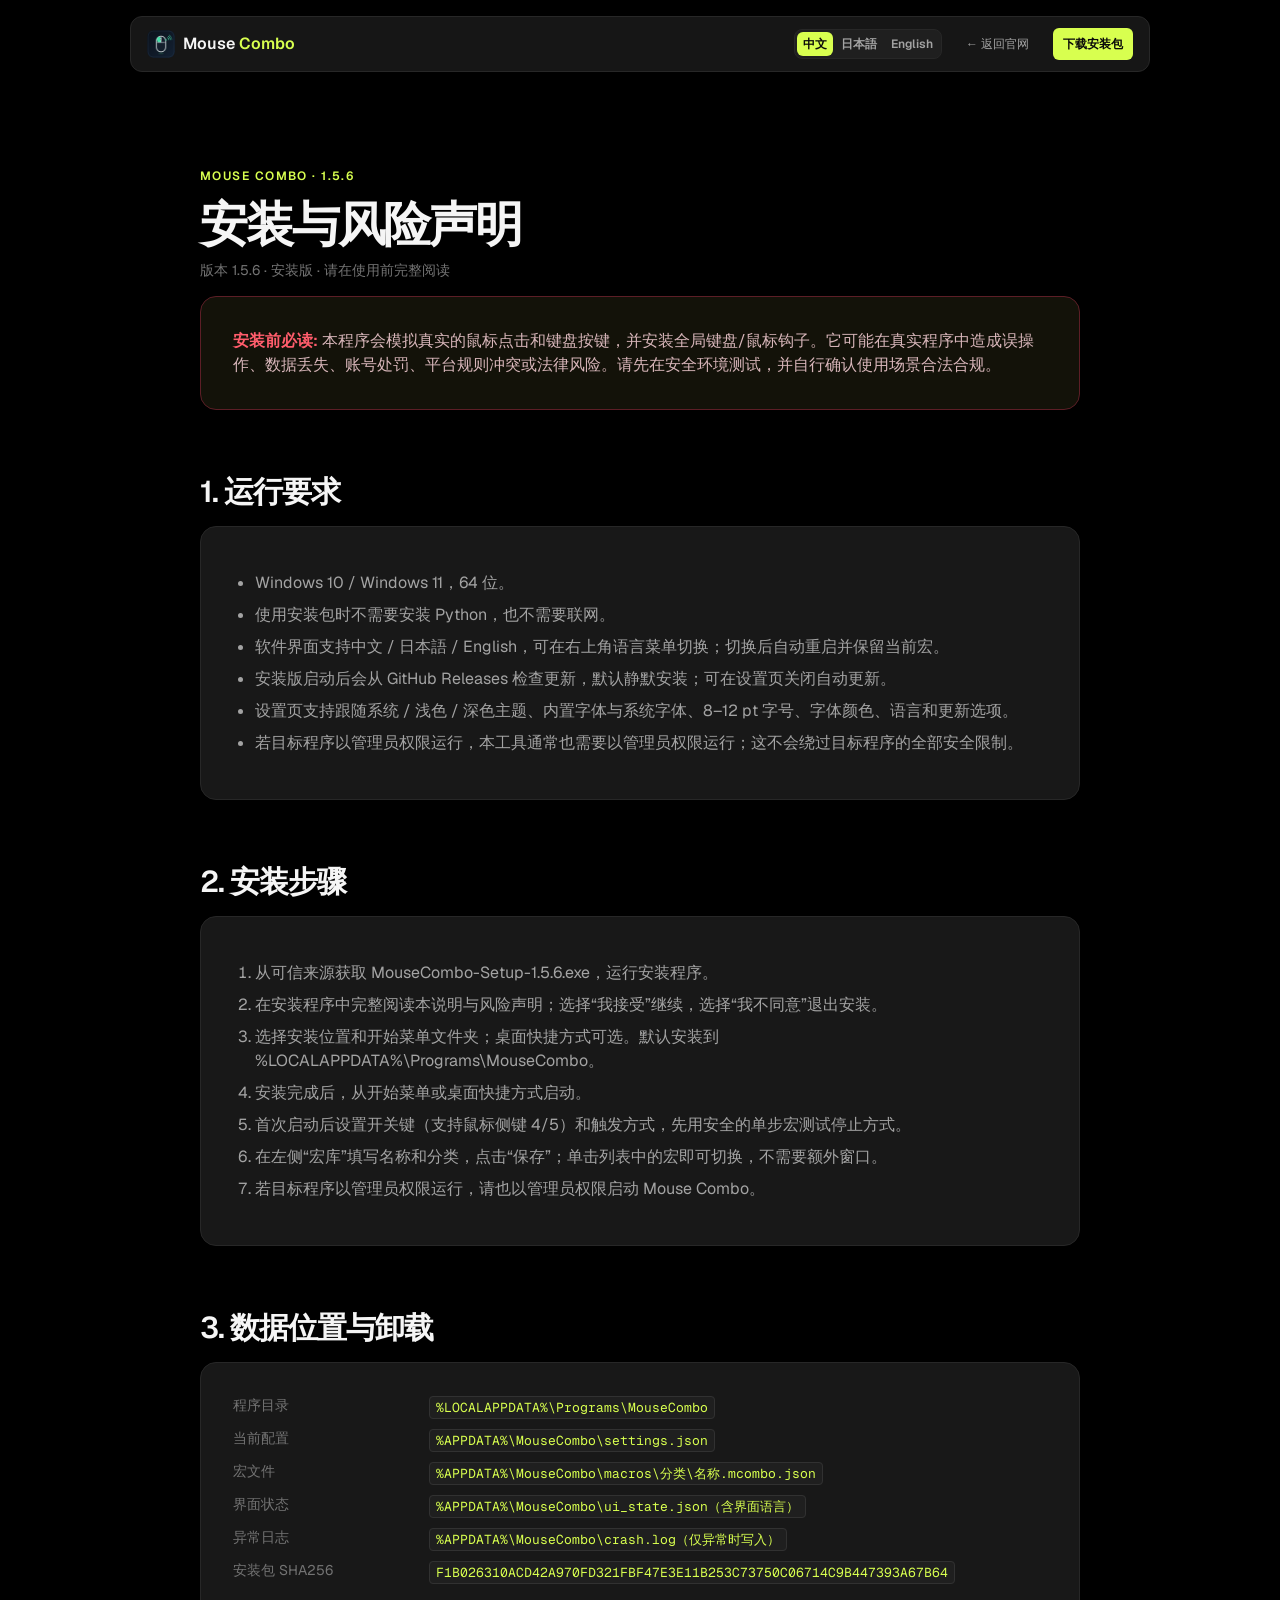
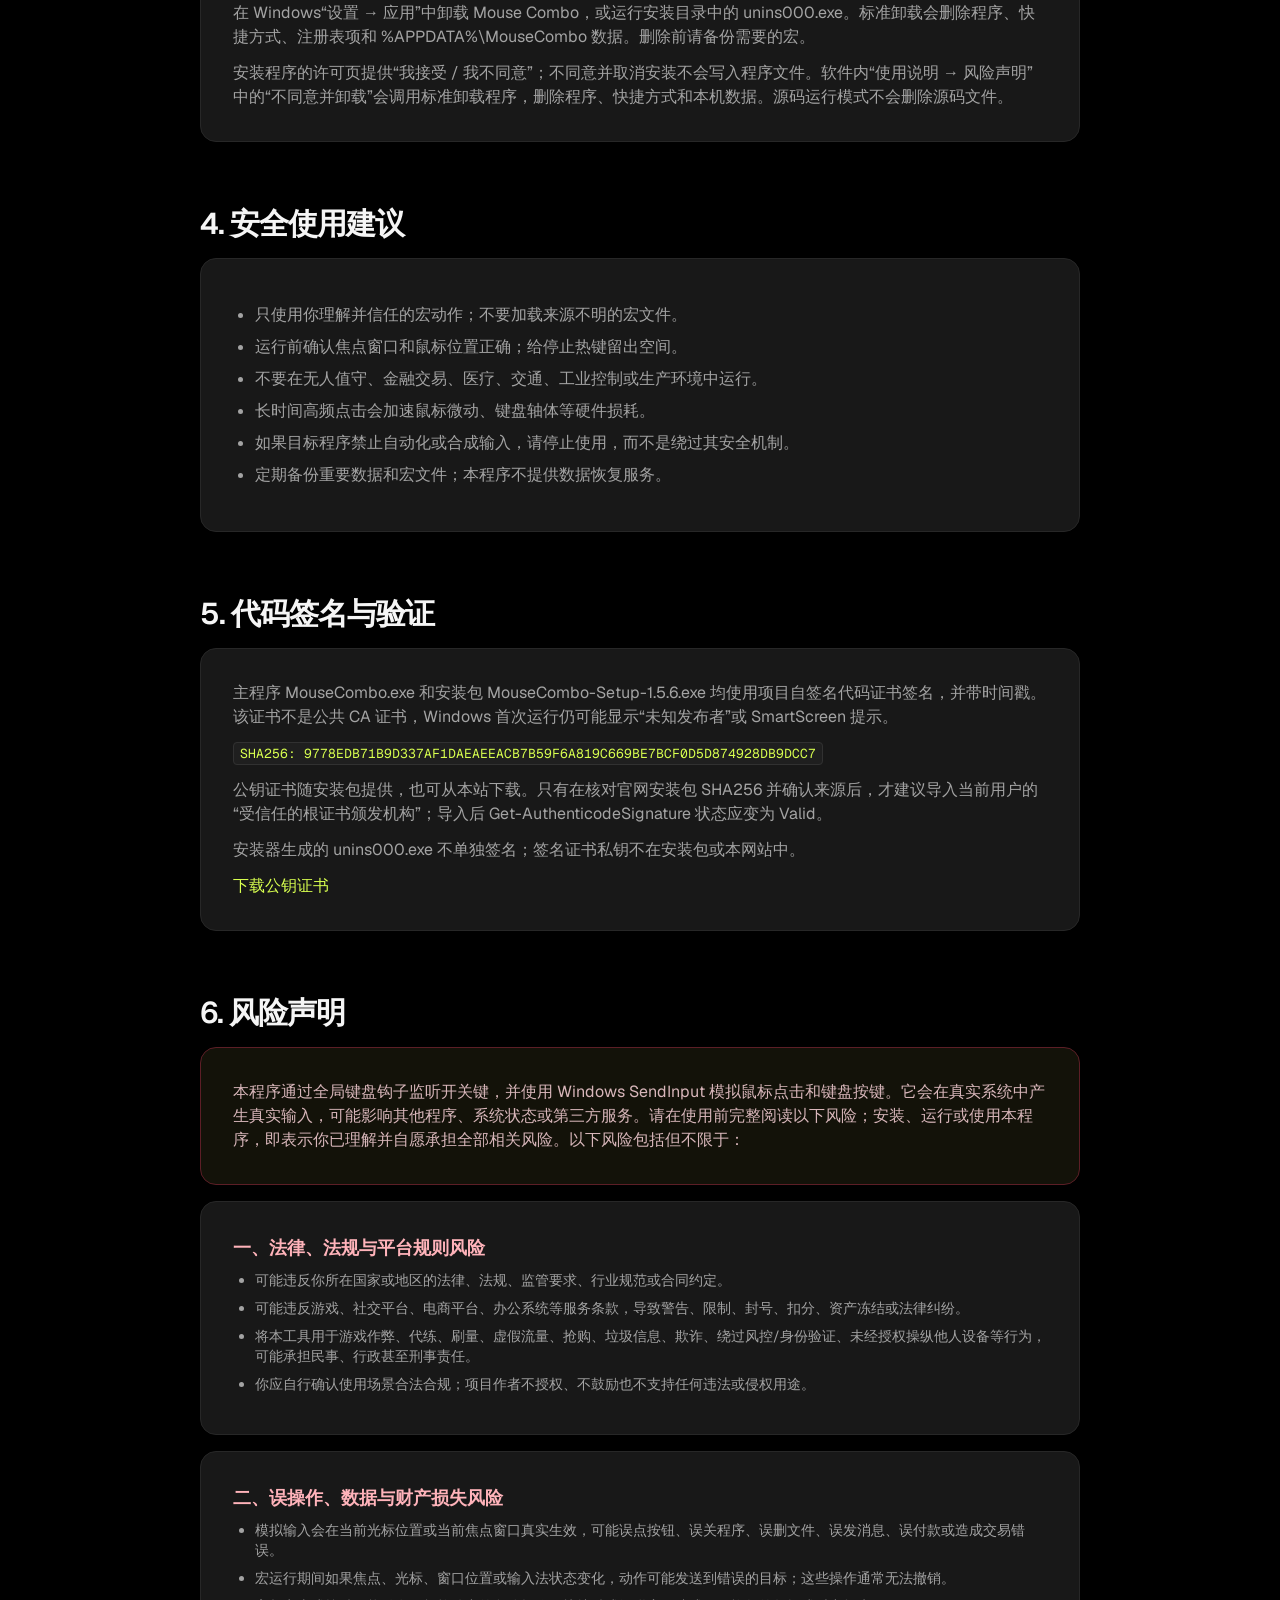
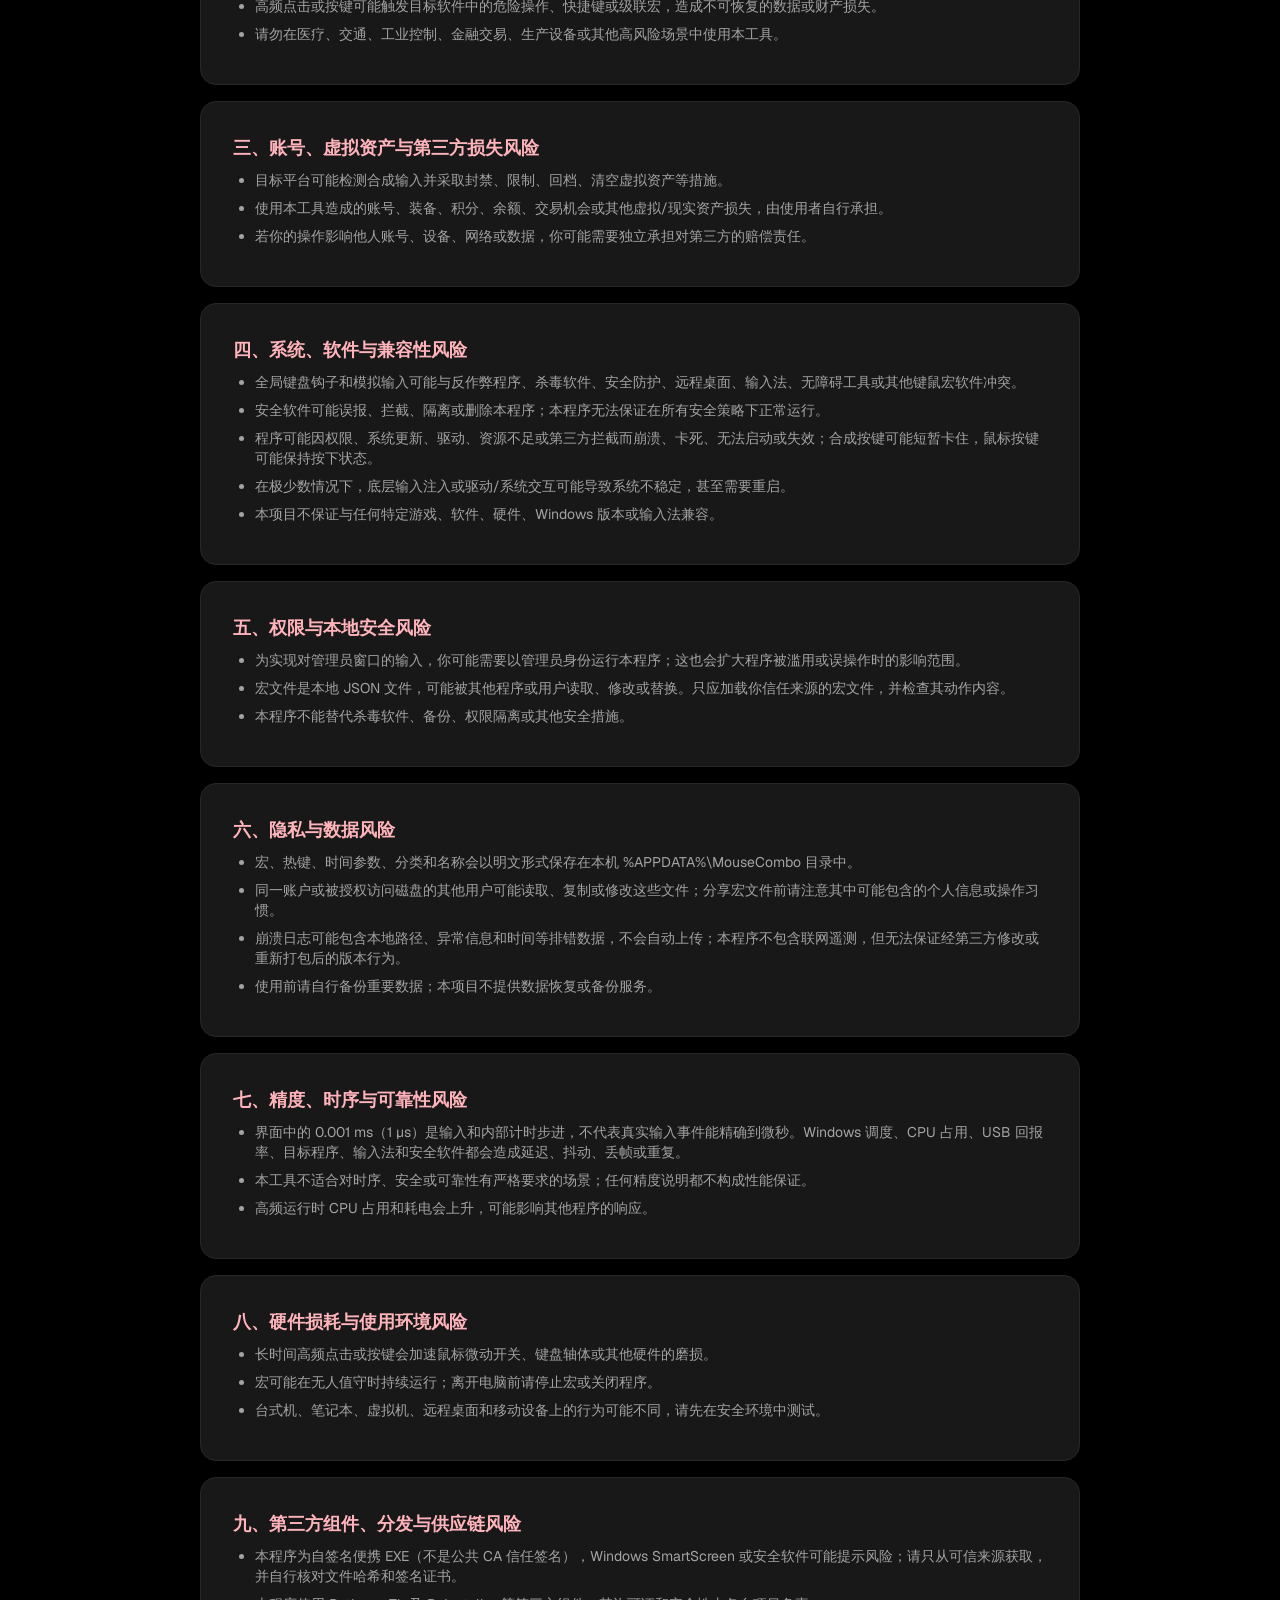
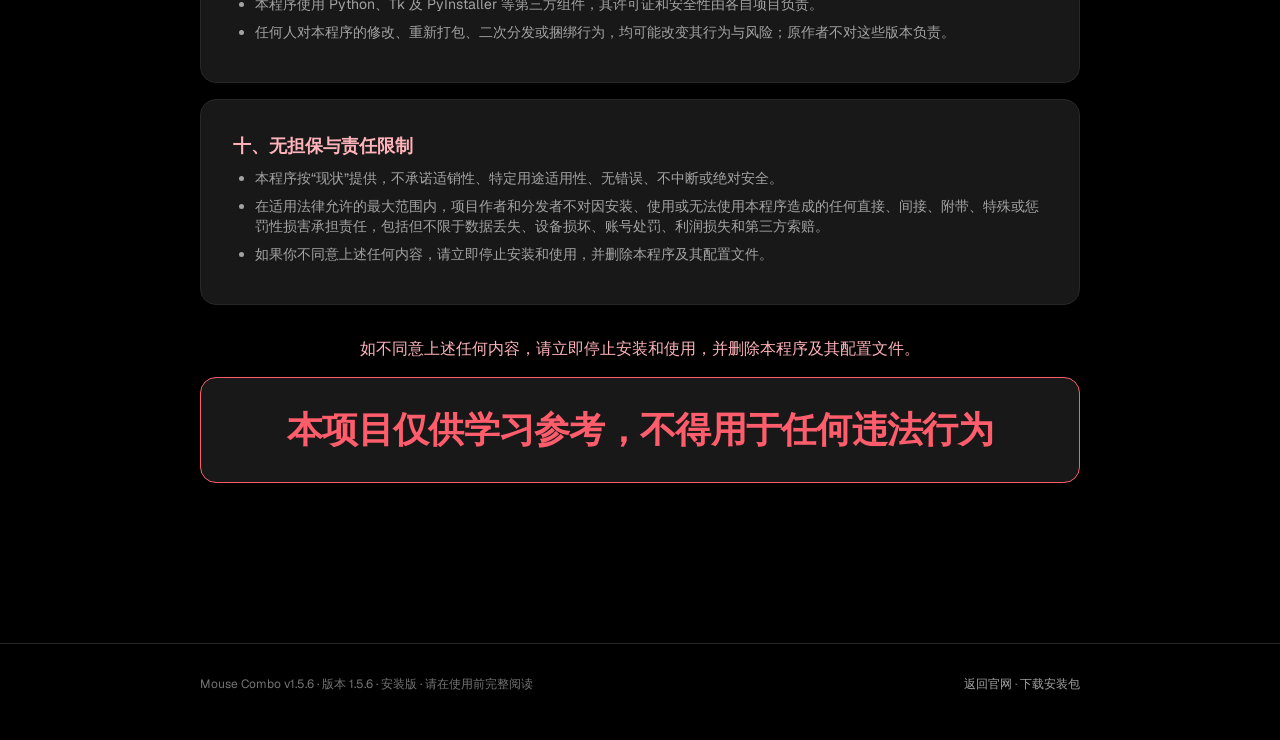
<file: guide.html>
<!doctype html>
<html lang="zh-CN">
<head>
<meta charset="utf-8">
<meta name="viewport" content="width=device-width, initial-scale=1">
<meta name="theme-color" content="#000000">
<title>安装与风险声明 · Mouse Combo</title>
<link rel="icon" href="assets/mousecombo_32.png">
<link rel="preload" href="assets/fonts/geist-latin.woff2" as="font" type="font/woff2" crossorigin>
<link rel="stylesheet" href="guide.css">
</head>
<body>
<header class="guide-header">
  <div class="guide-nav">
    <a class="brand" href="index.html"><img src="assets/mousecombo_64.png" alt="Mouse Combo" width="28" height="28"><span>Mouse <em>Combo</em></span></a>
    <div class="lang-switch"><a class="lang active" href="guide.html">中文</a><a class="lang" href="guide.ja.html">日本語</a><a class="lang" href="guide.en.html">English</a></div>
    <a class="back" href="index.html">← 返回官网</a>
    <a class="guide-download" href="index.html#download">下载安装包</a>
  </div>
</header>
<main>
  <div class="kicker">MOUSE COMBO · 1.5.6</div>
  <h1>安装与风险声明</h1>
  <p class="subtitle">版本 1.5.6 · 安装版 · 请在使用前完整阅读</p>
  <div class="card warn"><p><strong>安装前必读:</strong> 本程序会模拟真实的鼠标点击和键盘按键，并安装全局键盘/鼠标钩子。它可能在真实程序中造成误操作、数据丢失、账号处罚、平台规则冲突或法律风险。请先在安全环境测试，并自行确认使用场景合法合规。</p></div>
  <h2>1. 运行要求</h2>
  <div class="card"><ul><li>Windows 10 / Windows 11，64 位。</li><li>使用安装包时不需要安装 Python，也不需要联网。</li><li>软件界面支持中文 / 日本語 / English，可在右上角语言菜单切换；切换后自动重启并保留当前宏。</li><li>安装版启动后会从 GitHub Releases 检查更新，默认静默安装；可在设置页关闭自动更新。</li><li>设置页支持跟随系统 / 浅色 / 深色主题、内置字体与系统字体、8–12 pt 字号、字体颜色、语言和更新选项。</li><li>若目标程序以管理员权限运行，本工具通常也需要以管理员权限运行；这不会绕过目标程序的全部安全限制。</li></ul></div>
  <h2>2. 安装步骤</h2>
  <div class="card"><ol><li>从可信来源获取 MouseCombo-Setup-1.5.6.exe，运行安装程序。</li><li>在安装程序中完整阅读本说明与风险声明；选择“我接受”继续，选择“我不同意”退出安装。</li><li>选择安装位置和开始菜单文件夹；桌面快捷方式可选。默认安装到 %LOCALAPPDATA%\Programs\MouseCombo。</li><li>安装完成后，从开始菜单或桌面快捷方式启动。</li><li>首次启动后设置开关键（支持鼠标侧键 4/5）和触发方式，先用安全的单步宏测试停止方式。</li><li>在左侧“宏库”填写名称和分类，点击“保存”；单击列表中的宏即可切换，不需要额外窗口。</li><li>若目标程序以管理员权限运行，请也以管理员权限启动 Mouse Combo。</li></ol></div>
  <h2>3. 数据位置与卸载</h2>
  <div class="card"><dl><dt>程序目录</dt><dd><code>%LOCALAPPDATA%\Programs\MouseCombo</code></dd><dt>当前配置</dt><dd><code>%APPDATA%\MouseCombo\settings.json</code></dd><dt>宏文件</dt><dd><code>%APPDATA%\MouseCombo\macros\分类\名称.mcombo.json</code></dd><dt>界面状态</dt><dd><code>%APPDATA%\MouseCombo\ui_state.json（含界面语言）</code></dd><dt>异常日志</dt><dd><code>%APPDATA%\MouseCombo\crash.log（仅异常时写入）</code></dd><dt>安装包 SHA256</dt><dd><code>F1B026310ACD42A970FD321FBF47E3E11B253C73750C06714C9B447393A67B64</code></dd></dl><p>在 Windows“设置 → 应用”中卸载 Mouse Combo，或运行安装目录中的 unins000.exe。标准卸载会删除程序、快捷方式、注册表项和 %APPDATA%\MouseCombo 数据。删除前请备份需要的宏。</p><p>安装程序的许可页提供“我接受 / 我不同意”；不同意并取消安装不会写入程序文件。软件内“使用说明 → 风险声明”中的“不同意并卸载”会调用标准卸载程序，删除程序、快捷方式和本机数据。源码运行模式不会删除源码文件。</p></div>
  <h2>4. 安全使用建议</h2>
  <div class="card"><ul><li>只使用你理解并信任的宏动作；不要加载来源不明的宏文件。</li><li>运行前确认焦点窗口和鼠标位置正确；给停止热键留出空间。</li><li>不要在无人值守、金融交易、医疗、交通、工业控制或生产环境中运行。</li><li>长时间高频点击会加速鼠标微动、键盘轴体等硬件损耗。</li><li>如果目标程序禁止自动化或合成输入，请停止使用，而不是绕过其安全机制。</li><li>定期备份重要数据和宏文件；本程序不提供数据恢复服务。</li></ul></div>
  <h2>5. 代码签名与验证</h2>
  <div class="card">
    <p>主程序 MouseCombo.exe 和安装包 MouseCombo-Setup-1.5.6.exe 均使用项目自签名代码证书签名，并带时间戳。该证书不是公共 CA 证书，Windows 首次运行仍可能显示“未知发布者”或 SmartScreen 提示。</p>
    <p><code>SHA256: 9778EDB71B9D337AF1DAEAEEACB7B59F6A819C669BE7BCF0D5D874928DB9DCC7</code></p>
    <p>公钥证书随安装包提供，也可从本站下载。只有在核对官网安装包 SHA256 并确认来源后，才建议导入当前用户的“受信任的根证书颁发机构”；导入后 Get-AuthenticodeSignature 状态应变为 Valid。</p>
    <p>安装器生成的 unins000.exe 不单独签名；签名证书私钥不在安装包或本网站中。</p>
    <p><a href="downloads/MouseCombo-CodeSigning.cer">下载公钥证书</a></p>
  </div>
  <h2>6. 风险声明</h2>
  <div class="card warn"><p>本程序通过全局键盘钩子监听开关键，并使用 Windows SendInput 模拟鼠标点击和键盘按键。它会在真实系统中产生真实输入，可能影响其他程序、系统状态或第三方服务。请在使用前完整阅读以下风险；安装、运行或使用本程序，即表示你已理解并自愿承担全部相关风险。以下风险包括但不限于：</p></div>
  <section class="risk-block"><h3>一、法律、法规与平台规则风险</h3><ul><li>可能违反你所在国家或地区的法律、法规、监管要求、行业规范或合同约定。</li><li>可能违反游戏、社交平台、电商平台、办公系统等服务条款，导致警告、限制、封号、扣分、资产冻结或法律纠纷。</li><li>将本工具用于游戏作弊、代练、刷量、虚假流量、抢购、垃圾信息、欺诈、绕过风控/身份验证、未经授权操纵他人设备等行为，可能承担民事、行政甚至刑事责任。</li><li>你应自行确认使用场景合法合规；项目作者不授权、不鼓励也不支持任何违法或侵权用途。</li></ul></section><section class="risk-block"><h3>二、误操作、数据与财产损失风险</h3><ul><li>模拟输入会在当前光标位置或当前焦点窗口真实生效，可能误点按钮、误关程序、误删文件、误发消息、误付款或造成交易错误。</li><li>宏运行期间如果焦点、光标、窗口位置或输入法状态变化，动作可能发送到错误的目标；这些操作通常无法撤销。</li><li>高频点击或按键可能触发目标软件中的危险操作、快捷键或级联宏，造成不可恢复的数据或财产损失。</li><li>请勿在医疗、交通、工业控制、金融交易、生产设备或其他高风险场景中使用本工具。</li></ul></section><section class="risk-block"><h3>三、账号、虚拟资产与第三方损失风险</h3><ul><li>目标平台可能检测合成输入并采取封禁、限制、回档、清空虚拟资产等措施。</li><li>使用本工具造成的账号、装备、积分、余额、交易机会或其他虚拟/现实资产损失，由使用者自行承担。</li><li>若你的操作影响他人账号、设备、网络或数据，你可能需要独立承担对第三方的赔偿责任。</li></ul></section><section class="risk-block"><h3>四、系统、软件与兼容性风险</h3><ul><li>全局键盘钩子和模拟输入可能与反作弊程序、杀毒软件、安全防护、远程桌面、输入法、无障碍工具或其他键鼠宏软件冲突。</li><li>安全软件可能误报、拦截、隔离或删除本程序；本程序无法保证在所有安全策略下正常运行。</li><li>程序可能因权限、系统更新、驱动、资源不足或第三方拦截而崩溃、卡死、无法启动或失效；合成按键可能短暂卡住，鼠标按键可能保持按下状态。</li><li>在极少数情况下，底层输入注入或驱动/系统交互可能导致系统不稳定，甚至需要重启。</li><li>本项目不保证与任何特定游戏、软件、硬件、Windows 版本或输入法兼容。</li></ul></section><section class="risk-block"><h3>五、权限与本地安全风险</h3><ul><li>为实现对管理员窗口的输入，你可能需要以管理员身份运行本程序；这也会扩大程序被滥用或误操作时的影响范围。</li><li>宏文件是本地 JSON 文件，可能被其他程序或用户读取、修改或替换。只应加载你信任来源的宏文件，并检查其动作内容。</li><li>本程序不能替代杀毒软件、备份、权限隔离或其他安全措施。</li></ul></section><section class="risk-block"><h3>六、隐私与数据风险</h3><ul><li>宏、热键、时间参数、分类和名称会以明文形式保存在本机 %APPDATA%\MouseCombo 目录中。</li><li>同一账户或被授权访问磁盘的其他用户可能读取、复制或修改这些文件；分享宏文件前请注意其中可能包含的个人信息或操作习惯。</li><li>崩溃日志可能包含本地路径、异常信息和时间等排错数据，不会自动上传；本程序不包含联网遥测，但无法保证经第三方修改或重新打包后的版本行为。</li><li>使用前请自行备份重要数据；本项目不提供数据恢复或备份服务。</li></ul></section><section class="risk-block"><h3>七、精度、时序与可靠性风险</h3><ul><li>界面中的 0.001 ms（1 µs）是输入和内部计时步进，不代表真实输入事件能精确到微秒。Windows 调度、CPU 占用、USB 回报率、目标程序、输入法和安全软件都会造成延迟、抖动、丢帧或重复。</li><li>本工具不适合对时序、安全或可靠性有严格要求的场景；任何精度说明都不构成性能保证。</li><li>高频运行时 CPU 占用和耗电会上升，可能影响其他程序的响应。</li></ul></section><section class="risk-block"><h3>八、硬件损耗与使用环境风险</h3><ul><li>长时间高频点击或按键会加速鼠标微动开关、键盘轴体或其他硬件的磨损。</li><li>宏可能在无人值守时持续运行；离开电脑前请停止宏或关闭程序。</li><li>台式机、笔记本、虚拟机、远程桌面和移动设备上的行为可能不同，请先在安全环境中测试。</li></ul></section><section class="risk-block"><h3>九、第三方组件、分发与供应链风险</h3><ul><li>本程序为自签名便携 EXE（不是公共 CA 信任签名），Windows SmartScreen 或安全软件可能提示风险；请只从可信来源获取，并自行核对文件哈希和签名证书。</li><li>本程序使用 Python、Tk 及 PyInstaller 等第三方组件，其许可证和安全性由各自项目负责。</li><li>任何人对本程序的修改、重新打包、二次分发或捆绑行为，均可能改变其行为与风险；原作者不对这些版本负责。</li></ul></section><section class="risk-block"><h3>十、无担保与责任限制</h3><ul><li>本程序按“现状”提供，不承诺适销性、特定用途适用性、无错误、不中断或绝对安全。</li><li>在适用法律允许的最大范围内，项目作者和分发者不对因安装、使用或无法使用本程序造成的任何直接、间接、附带、特殊或惩罚性损害承担责任，包括但不限于数据丢失、设备损坏、账号处罚、利润损失和第三方索赔。</li><li>如果你不同意上述任何内容，请立即停止安装和使用，并删除本程序及其配置文件。</li></ul></section>
  <p class="final-caption">如不同意上述任何内容，请立即停止安装和使用，并删除本程序及其配置文件。</p>
  <div class="final-warning">本项目仅供学习参考，不得用于任何违法行为</div>
</main>
<footer class="guide-footer">
  <div class="guide-footer-inner">
    <span>Mouse Combo v1.5.6 · 版本 1.5.6 · 安装版 · 请在使用前完整阅读</span>
    <span><a href="index.html">返回官网</a> · <a href="index.html#download">下载安装包</a></span>
  </div>
</footer>
</body>
</html>
</file>
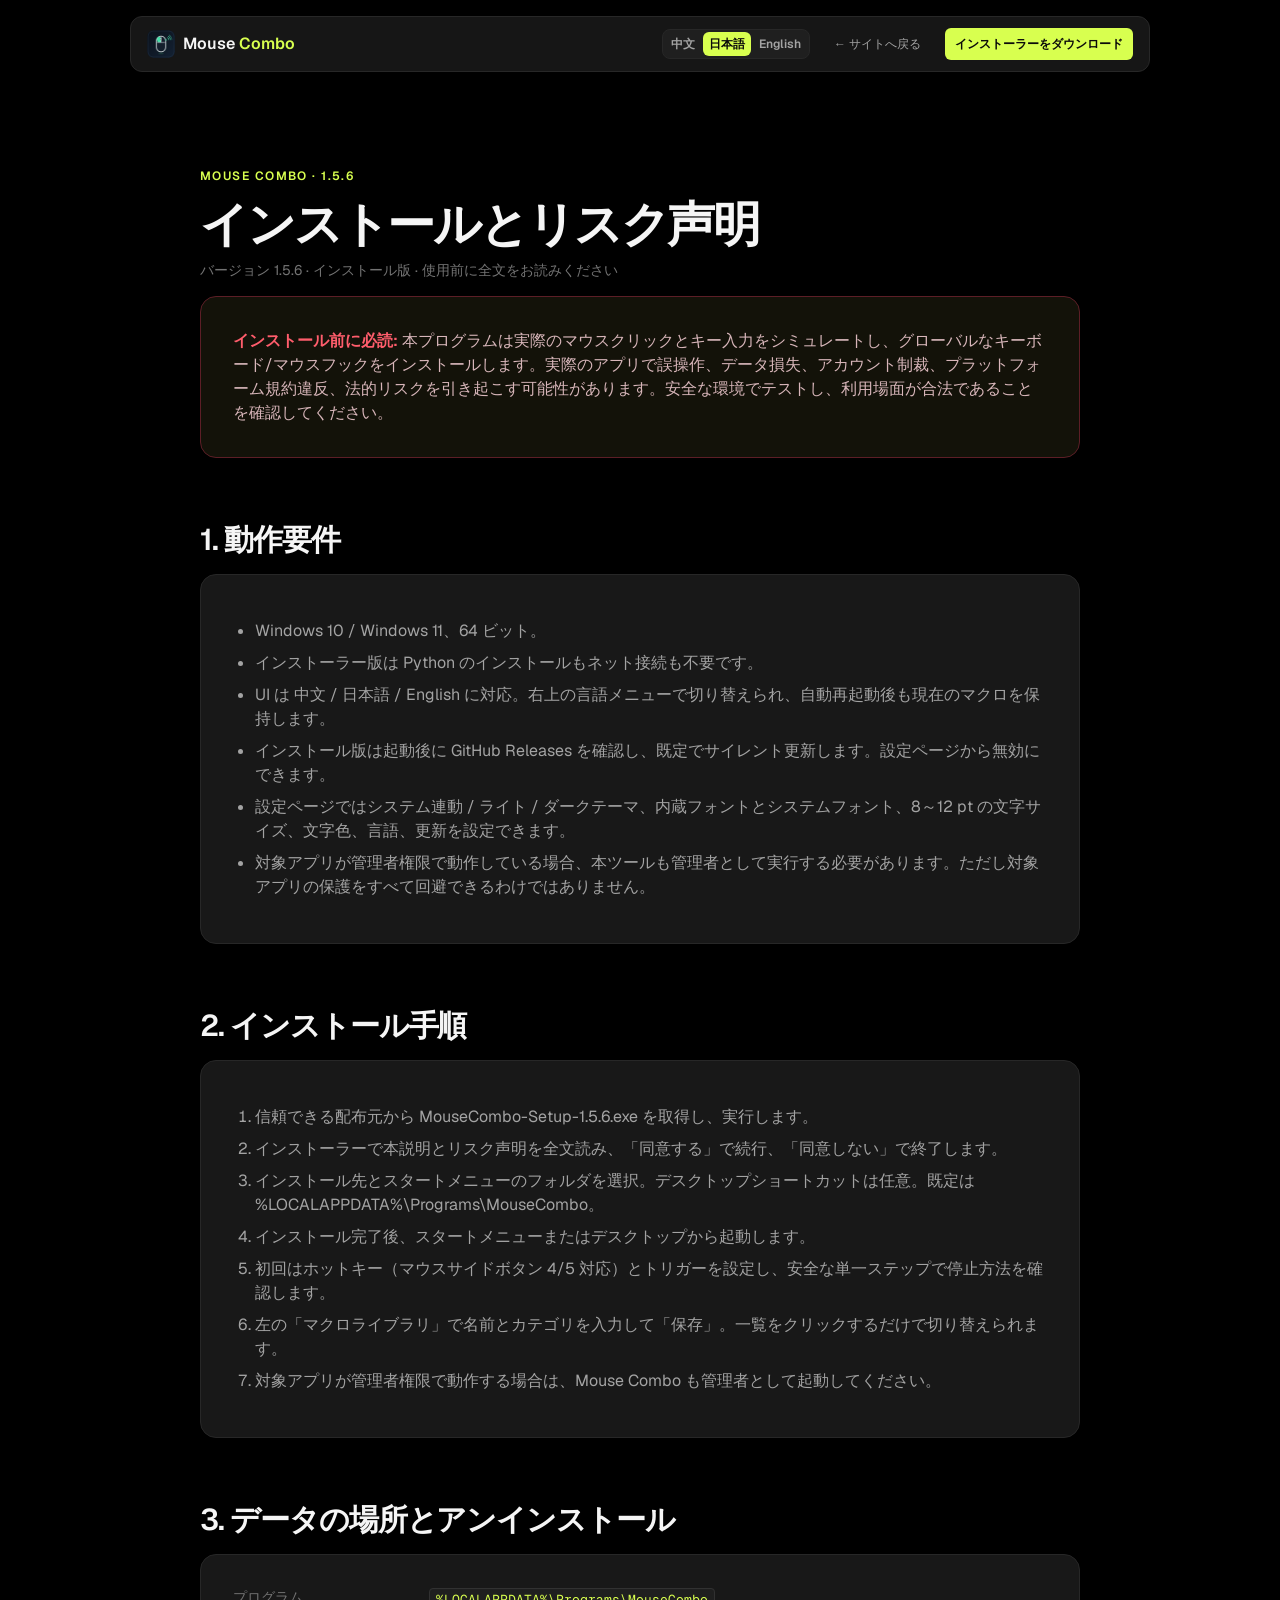
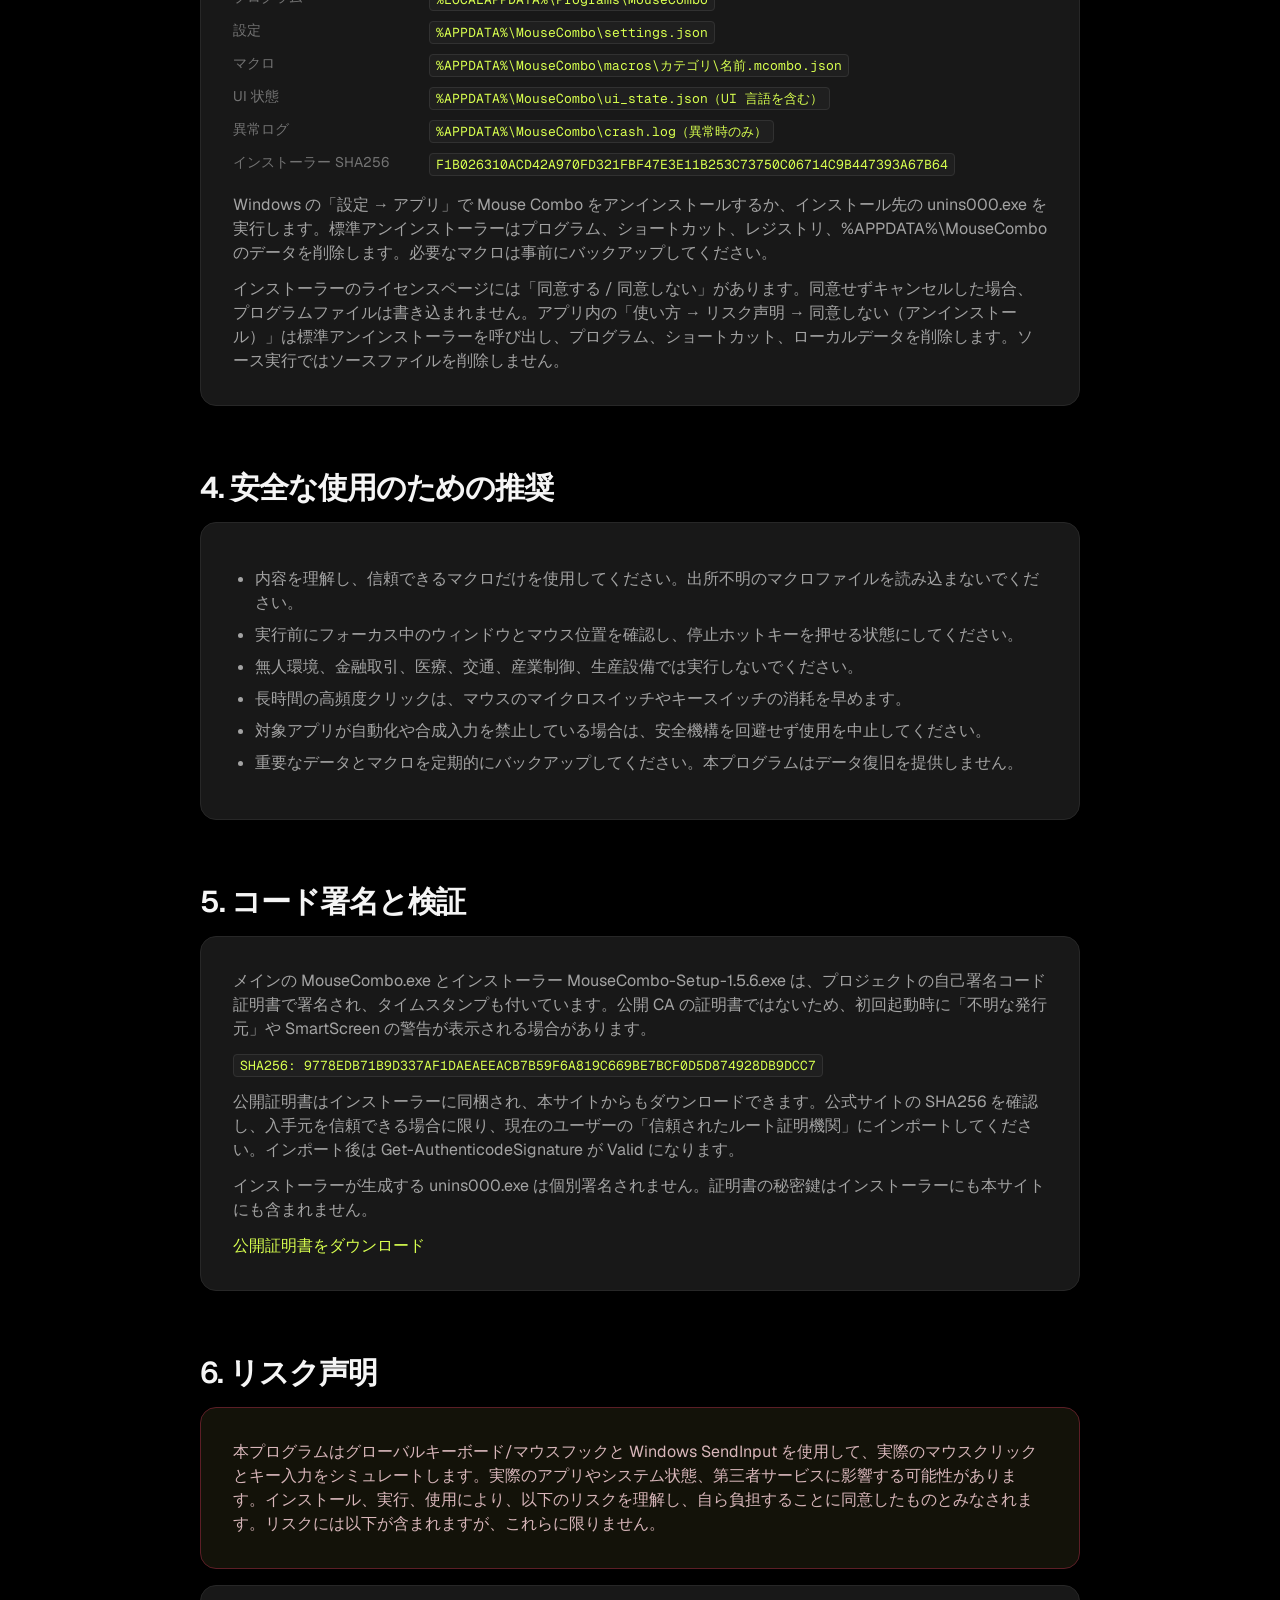
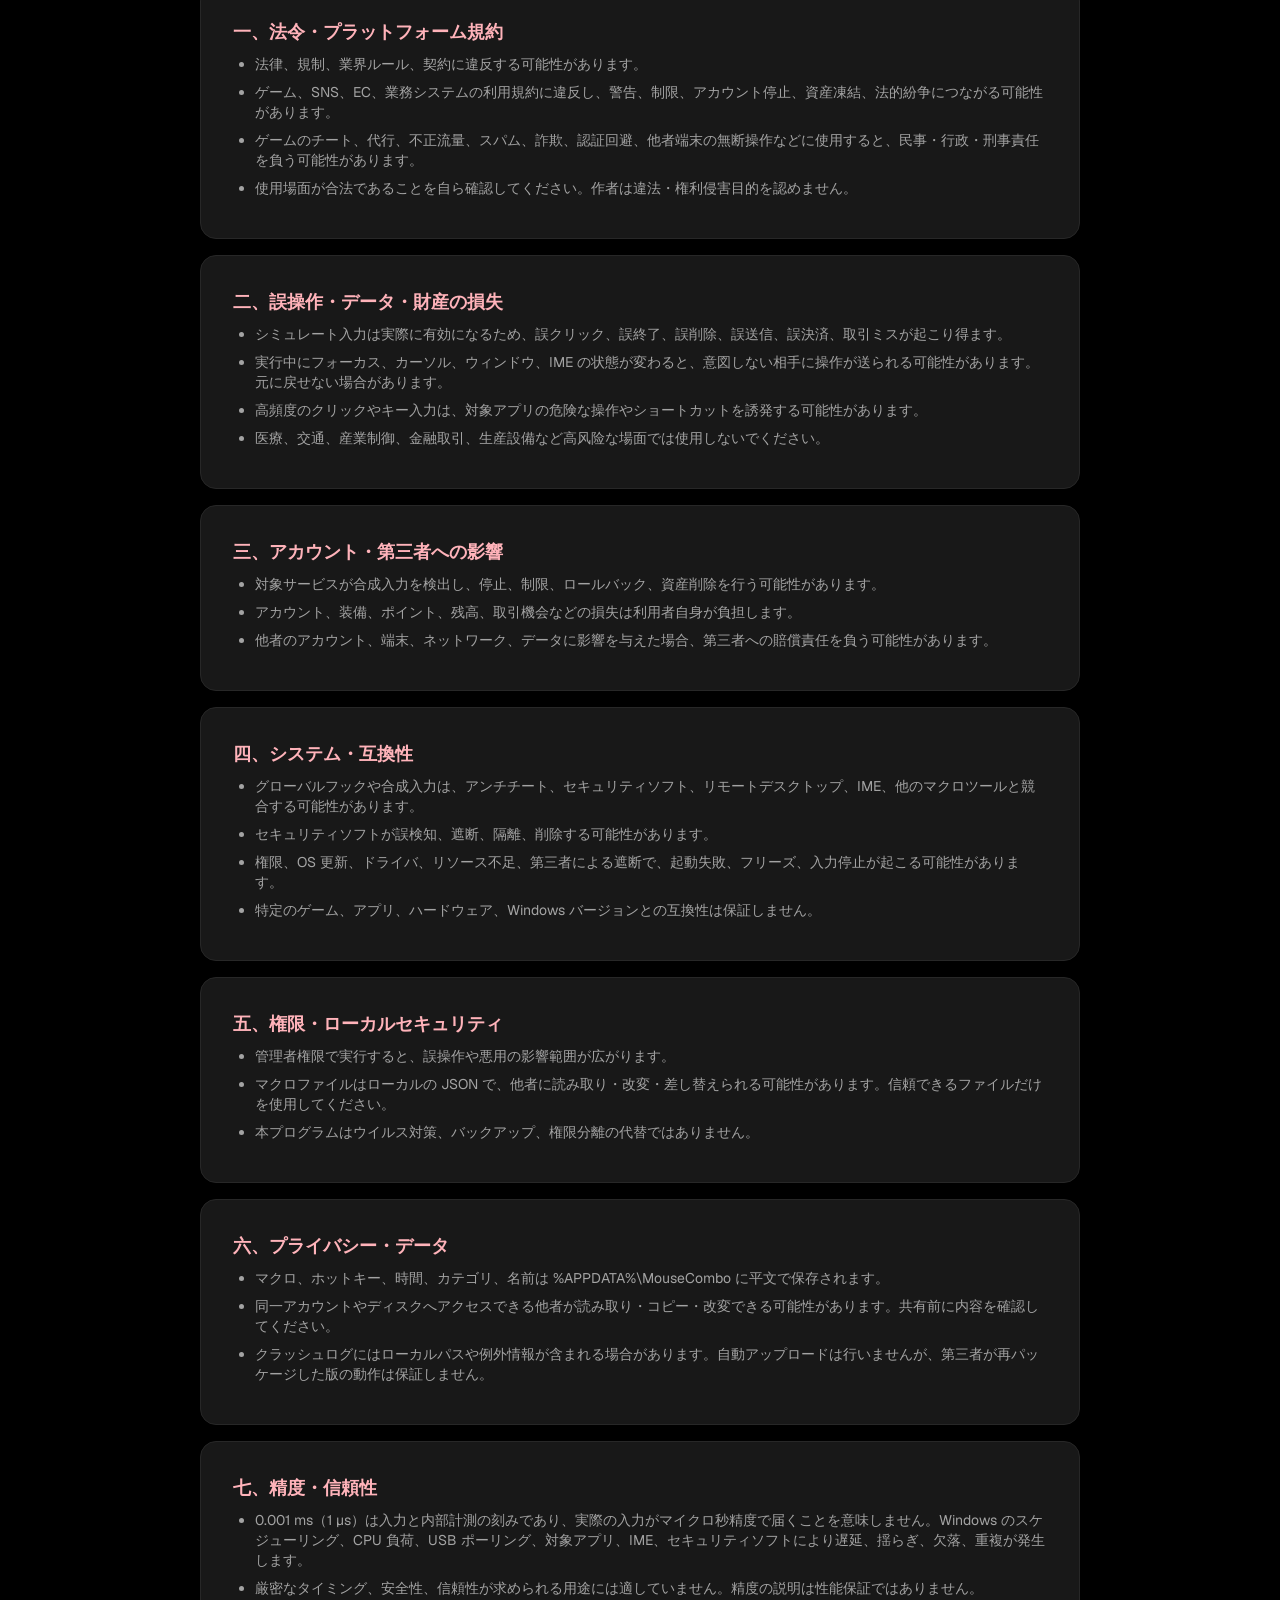
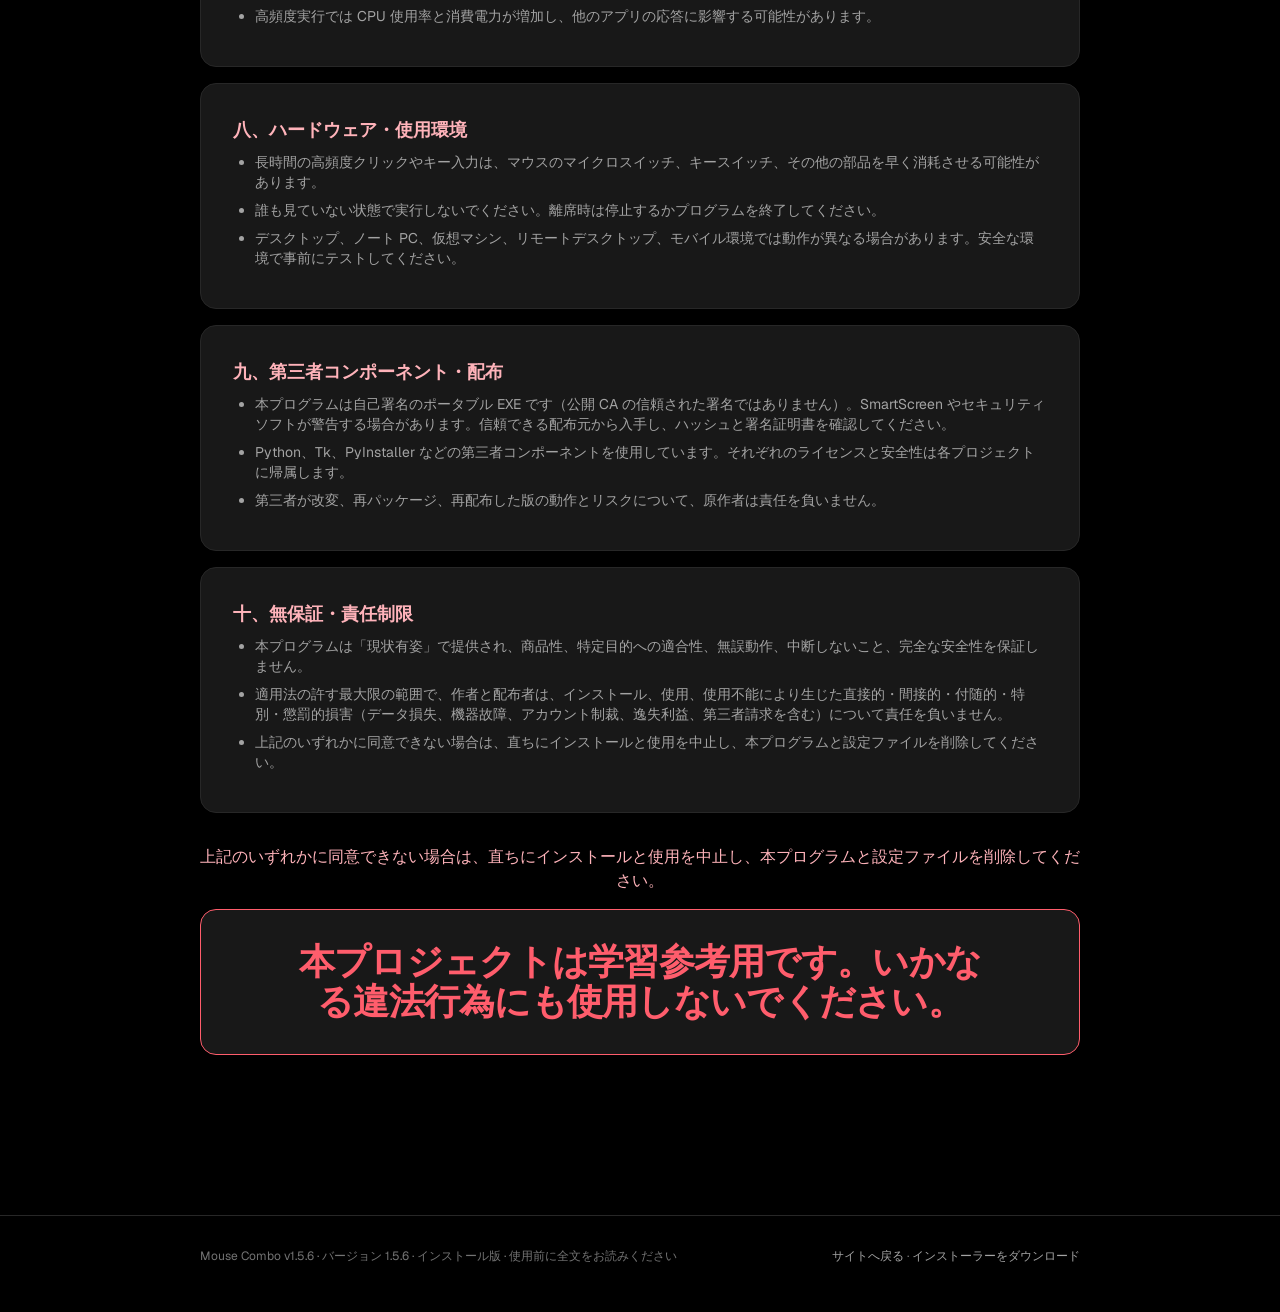
<file: guide.ja.html>
<!doctype html>
<html lang="ja">
<head>
<meta charset="utf-8">
<meta name="viewport" content="width=device-width, initial-scale=1">
<meta name="theme-color" content="#000000">
<title>インストールとリスク声明 · Mouse Combo</title>
<link rel="icon" href="assets/mousecombo_32.png">
<link rel="preload" href="assets/fonts/geist-latin.woff2" as="font" type="font/woff2" crossorigin>
<link rel="stylesheet" href="guide.css">
</head>
<body>
<header class="guide-header">
  <div class="guide-nav">
    <a class="brand" href="index.html?lang=ja"><img src="assets/mousecombo_64.png" alt="Mouse Combo" width="28" height="28"><span>Mouse <em>Combo</em></span></a>
    <div class="lang-switch"><a class="lang" href="guide.html">中文</a><a class="lang active" href="guide.ja.html">日本語</a><a class="lang" href="guide.en.html">English</a></div>
    <a class="back" href="index.html?lang=ja">← サイトへ戻る</a>
    <a class="guide-download" href="index.html?lang=ja#download">インストーラーをダウンロード</a>
  </div>
</header>
<main>
  <div class="kicker">MOUSE COMBO · 1.5.6</div>
  <h1>インストールとリスク声明</h1>
  <p class="subtitle">バージョン 1.5.6 · インストール版 · 使用前に全文をお読みください</p>
  <div class="card warn"><p><strong>インストール前に必読:</strong> 本プログラムは実際のマウスクリックとキー入力をシミュレートし、グローバルなキーボード/マウスフックをインストールします。実際のアプリで誤操作、データ損失、アカウント制裁、プラットフォーム規約違反、法的リスクを引き起こす可能性があります。安全な環境でテストし、利用場面が合法であることを確認してください。</p></div>
  <h2>1. 動作要件</h2>
  <div class="card"><ul><li>Windows 10 / Windows 11、64 ビット。</li><li>インストーラー版は Python のインストールもネット接続も不要です。</li><li>UI は 中文 / 日本語 / English に対応。右上の言語メニューで切り替えられ、自動再起動後も現在のマクロを保持します。</li><li>インストール版は起動後に GitHub Releases を確認し、既定でサイレント更新します。設定ページから無効にできます。</li><li>設定ページではシステム連動 / ライト / ダークテーマ、内蔵フォントとシステムフォント、8～12 pt の文字サイズ、文字色、言語、更新を設定できます。</li><li>対象アプリが管理者権限で動作している場合、本ツールも管理者として実行する必要があります。ただし対象アプリの保護をすべて回避できるわけではありません。</li></ul></div>
  <h2>2. インストール手順</h2>
  <div class="card"><ol><li>信頼できる配布元から MouseCombo-Setup-1.5.6.exe を取得し、実行します。</li><li>インストーラーで本説明とリスク声明を全文読み、「同意する」で続行、「同意しない」で終了します。</li><li>インストール先とスタートメニューのフォルダを選択。デスクトップショートカットは任意。既定は %LOCALAPPDATA%\Programs\MouseCombo。</li><li>インストール完了後、スタートメニューまたはデスクトップから起動します。</li><li>初回はホットキー（マウスサイドボタン 4/5 対応）とトリガーを設定し、安全な単一ステップで停止方法を確認します。</li><li>左の「マクロライブラリ」で名前とカテゴリを入力して「保存」。一覧をクリックするだけで切り替えられます。</li><li>対象アプリが管理者権限で動作する場合は、Mouse Combo も管理者として起動してください。</li></ol></div>
  <h2>3. データの場所とアンインストール</h2>
  <div class="card"><dl><dt>プログラム</dt><dd><code>%LOCALAPPDATA%\Programs\MouseCombo</code></dd><dt>設定</dt><dd><code>%APPDATA%\MouseCombo\settings.json</code></dd><dt>マクロ</dt><dd><code>%APPDATA%\MouseCombo\macros\カテゴリ\名前.mcombo.json</code></dd><dt>UI 状態</dt><dd><code>%APPDATA%\MouseCombo\ui_state.json（UI 言語を含む）</code></dd><dt>異常ログ</dt><dd><code>%APPDATA%\MouseCombo\crash.log（異常時のみ）</code></dd><dt>インストーラー SHA256</dt><dd><code>F1B026310ACD42A970FD321FBF47E3E11B253C73750C06714C9B447393A67B64</code></dd></dl><p>Windows の「設定 → アプリ」で Mouse Combo をアンインストールするか、インストール先の unins000.exe を実行します。標準アンインストーラーはプログラム、ショートカット、レジストリ、%APPDATA%\MouseCombo のデータを削除します。必要なマクロは事前にバックアップしてください。</p><p>インストーラーのライセンスページには「同意する / 同意しない」があります。同意せずキャンセルした場合、プログラムファイルは書き込まれません。アプリ内の「使い方 → リスク声明 → 同意しない（アンインストール）」は標準アンインストーラーを呼び出し、プログラム、ショートカット、ローカルデータを削除します。ソース実行ではソースファイルを削除しません。</p></div>
  <h2>4. 安全な使用のための推奨</h2>
  <div class="card"><ul><li>内容を理解し、信頼できるマクロだけを使用してください。出所不明のマクロファイルを読み込まないでください。</li><li>実行前にフォーカス中のウィンドウとマウス位置を確認し、停止ホットキーを押せる状態にしてください。</li><li>無人環境、金融取引、医療、交通、産業制御、生産設備では実行しないでください。</li><li>長時間の高頻度クリックは、マウスのマイクロスイッチやキースイッチの消耗を早めます。</li><li>対象アプリが自動化や合成入力を禁止している場合は、安全機構を回避せず使用を中止してください。</li><li>重要なデータとマクロを定期的にバックアップしてください。本プログラムはデータ復旧を提供しません。</li></ul></div>
  <h2>5. コード署名と検証</h2>
  <div class="card">
    <p>メインの MouseCombo.exe とインストーラー MouseCombo-Setup-1.5.6.exe は、プロジェクトの自己署名コード証明書で署名され、タイムスタンプも付いています。公開 CA の証明書ではないため、初回起動時に「不明な発行元」や SmartScreen の警告が表示される場合があります。</p>
    <p><code>SHA256: 9778EDB71B9D337AF1DAEAEEACB7B59F6A819C669BE7BCF0D5D874928DB9DCC7</code></p>
    <p>公開証明書はインストーラーに同梱され、本サイトからもダウンロードできます。公式サイトの SHA256 を確認し、入手元を信頼できる場合に限り、現在のユーザーの「信頼されたルート証明機関」にインポートしてください。インポート後は Get-AuthenticodeSignature が Valid になります。</p>
    <p>インストーラーが生成する unins000.exe は個別署名されません。証明書の秘密鍵はインストーラーにも本サイトにも含まれません。</p>
    <p><a href="downloads/MouseCombo-CodeSigning.cer">公開証明書をダウンロード</a></p>
  </div>
  <h2>6. リスク声明</h2>
  <div class="card warn"><p>本プログラムはグローバルキーボード/マウスフックと Windows SendInput を使用して、実際のマウスクリックとキー入力をシミュレートします。実際のアプリやシステム状態、第三者サービスに影響する可能性があります。インストール、実行、使用により、以下のリスクを理解し、自ら負担することに同意したものとみなされます。リスクには以下が含まれますが、これらに限りません。</p></div>
  <section class="risk-block"><h3>一、法令・プラットフォーム規約</h3><ul><li>法律、規制、業界ルール、契約に違反する可能性があります。</li><li>ゲーム、SNS、EC、業務システムの利用規約に違反し、警告、制限、アカウント停止、資産凍結、法的紛争につながる可能性があります。</li><li>ゲームのチート、代行、不正流量、スパム、詐欺、認証回避、他者端末の無断操作などに使用すると、民事・行政・刑事責任を負う可能性があります。</li><li>使用場面が合法であることを自ら確認してください。作者は違法・権利侵害目的を認めません。</li></ul></section><section class="risk-block"><h3>二、誤操作・データ・財産の損失</h3><ul><li>シミュレート入力は実際に有効になるため、誤クリック、誤終了、誤削除、誤送信、誤決済、取引ミスが起こり得ます。</li><li>実行中にフォーカス、カーソル、ウィンドウ、IME の状態が変わると、意図しない相手に操作が送られる可能性があります。元に戻せない場合があります。</li><li>高頻度のクリックやキー入力は、対象アプリの危険な操作やショートカットを誘発する可能性があります。</li><li>医療、交通、産業制御、金融取引、生産設備など高风险な場面では使用しないでください。</li></ul></section><section class="risk-block"><h3>三、アカウント・第三者への影響</h3><ul><li>対象サービスが合成入力を検出し、停止、制限、ロールバック、資産削除を行う可能性があります。</li><li>アカウント、装備、ポイント、残高、取引機会などの損失は利用者自身が負担します。</li><li>他者のアカウント、端末、ネットワーク、データに影響を与えた場合、第三者への賠償責任を負う可能性があります。</li></ul></section><section class="risk-block"><h3>四、システム・互換性</h3><ul><li>グローバルフックや合成入力は、アンチチート、セキュリティソフト、リモートデスクトップ、IME、他のマクロツールと競合する可能性があります。</li><li>セキュリティソフトが誤検知、遮断、隔離、削除する可能性があります。</li><li>権限、OS 更新、ドライバ、リソース不足、第三者による遮断で、起動失敗、フリーズ、入力停止が起こる可能性があります。</li><li>特定のゲーム、アプリ、ハードウェア、Windows バージョンとの互換性は保証しません。</li></ul></section><section class="risk-block"><h3>五、権限・ローカルセキュリティ</h3><ul><li>管理者権限で実行すると、誤操作や悪用の影響範囲が広がります。</li><li>マクロファイルはローカルの JSON で、他者に読み取り・改変・差し替えられる可能性があります。信頼できるファイルだけを使用してください。</li><li>本プログラムはウイルス対策、バックアップ、権限分離の代替ではありません。</li></ul></section><section class="risk-block"><h3>六、プライバシー・データ</h3><ul><li>マクロ、ホットキー、時間、カテゴリ、名前は %APPDATA%\MouseCombo に平文で保存されます。</li><li>同一アカウントやディスクへアクセスできる他者が読み取り・コピー・改変できる可能性があります。共有前に内容を確認してください。</li><li>クラッシュログにはローカルパスや例外情報が含まれる場合があります。自動アップロードは行いませんが、第三者が再パッケージした版の動作は保証しません。</li></ul></section><section class="risk-block"><h3>七、精度・信頼性</h3><ul><li>0.001 ms（1 µs）は入力と内部計測の刻みであり、実際の入力がマイクロ秒精度で届くことを意味しません。Windows のスケジューリング、CPU 負荷、USB ポーリング、対象アプリ、IME、セキュリティソフトにより遅延、揺らぎ、欠落、重複が発生します。</li><li>厳密なタイミング、安全性、信頼性が求められる用途には適していません。精度の説明は性能保証ではありません。</li><li>高頻度実行では CPU 使用率と消費電力が増加し、他のアプリの応答に影響する可能性があります。</li></ul></section><section class="risk-block"><h3>八、ハードウェア・使用環境</h3><ul><li>長時間の高頻度クリックやキー入力は、マウスのマイクロスイッチ、キースイッチ、その他の部品を早く消耗させる可能性があります。</li><li>誰も見ていない状態で実行しないでください。離席時は停止するかプログラムを終了してください。</li><li>デスクトップ、ノート PC、仮想マシン、リモートデスクトップ、モバイル環境では動作が異なる場合があります。安全な環境で事前にテストしてください。</li></ul></section><section class="risk-block"><h3>九、第三者コンポーネント・配布</h3><ul><li>本プログラムは自己署名のポータブル EXE です（公開 CA の信頼された署名ではありません）。SmartScreen やセキュリティソフトが警告する場合があります。信頼できる配布元から入手し、ハッシュと署名証明書を確認してください。</li><li>Python、Tk、PyInstaller などの第三者コンポーネントを使用しています。それぞれのライセンスと安全性は各プロジェクトに帰属します。</li><li>第三者が改変、再パッケージ、再配布した版の動作とリスクについて、原作者は責任を負いません。</li></ul></section><section class="risk-block"><h3>十、無保証・責任制限</h3><ul><li>本プログラムは「現状有姿」で提供され、商品性、特定目的への適合性、無誤動作、中断しないこと、完全な安全性を保証しません。</li><li>適用法の許す最大限の範囲で、作者と配布者は、インストール、使用、使用不能により生じた直接的・間接的・付随的・特別・懲罰的損害（データ損失、機器故障、アカウント制裁、逸失利益、第三者請求を含む）について責任を負いません。</li><li>上記のいずれかに同意できない場合は、直ちにインストールと使用を中止し、本プログラムと設定ファイルを削除してください。</li></ul></section>
  <p class="final-caption">上記のいずれかに同意できない場合は、直ちにインストールと使用を中止し、本プログラムと設定ファイルを削除してください。</p>
  <div class="final-warning">本プロジェクトは学習参考用です。いかなる違法行為にも使用しないでください。</div>
</main>
<footer class="guide-footer">
  <div class="guide-footer-inner">
    <span>Mouse Combo v1.5.6 · バージョン 1.5.6 · インストール版 · 使用前に全文をお読みください</span>
    <span><a href="index.html?lang=ja">サイトへ戻る</a> · <a href="index.html?lang=ja#download">インストーラーをダウンロード</a></span>
  </div>
</footer>
</body>
</html>
</file>
<file: styles.css>
@font-face {
  font-family: "Geist";
  src: url("assets/fonts/geist-latin.woff2") format("woff2");
  font-style: normal;
  font-weight: 100 900;
  font-display: swap;
}
@font-face {
  font-family: "Geist Mono";
  src: url("assets/fonts/geist-mono-latin.woff2") format("woff2");
  font-style: normal;
  font-weight: 100 900;
  font-display: swap;
}

:root {
  --black: #000000;
  --surface: #181818;
  --surface-2: #1f1f1f;
  --line: #272727;
  --line-strong: #313131;
  --warm: #131209;
  --text: #f5f5f5;
  --muted: #a3a3a3;
  --faint: #737373;
  --accent: #d8ff4f;
  --accent-ink: #0a0a0a;
  --danger: #ff5d6c;
  --danger-dim: #1f1f1f;
  --s-25: 2px;
  --s-50: 4px;
  --s-75: 8px;
  --s-100: 12px;
  --s-200: 16px;
  --s-300: 24px;
  --s-400: 32px;
  --s-500: 40px;
  --s-600: 48px;
  --s-700: 64px;
  --s-800: 80px;
  --s-900: 96px;
  --radius-sm: 8px;
  --radius-md: 12px;
  --radius-lg: 16px;
  --radius-xl: 24px;
  --ease: cubic-bezier(0.22, 1, 0.36, 1);
  --font: "Geist", "Noto Sans SC", "Noto Sans JP", "Microsoft YaHei UI", sans-serif;
  --mono: "Geist Mono", "Cascadia Code", Consolas, monospace;
}

* { box-sizing: border-box; }
html {
  scroll-behavior: smooth;
  scroll-padding-top: 104px;
  background: var(--black);
}
body {
  margin: 0;
  background: var(--black);
  color: var(--text);
  font-family: var(--font);
  font-size: 16px;
  line-height: 24px;
  font-weight: 400;
  -webkit-font-smoothing: antialiased;
  text-rendering: optimizeLegibility;
  overflow-x: hidden;
}
body.menu-open { overflow: hidden; }
h1, h2, h3, p, ul, dl, dd, figure { margin: 0; }
ul { padding: 0; list-style: none; }
a { color: inherit; text-decoration: none; }
img { display: block; max-width: 100%; height: auto; }
button { font: inherit; }
::selection { background: var(--accent); color: var(--accent-ink); }

:focus-visible {
  outline: 2px solid var(--accent);
  outline-offset: 3px;
}

.mono { font-family: var(--mono); font-weight: 500; }
.faint { color: var(--faint); }
.muted-text { color: var(--muted); }
.accent-text { color: var(--accent); }
.right { text-align: right; }

.skip-link {
  position: fixed;
  top: var(--s-200);
  left: var(--s-200);
  z-index: 300;
  transform: translateY(-160%);
  background: var(--accent);
  color: var(--accent-ink);
  padding: var(--s-75) var(--s-100);
  border-radius: var(--radius-sm);
  font-size: 14px;
  line-height: 20px;
  font-weight: 600;
  transition: transform 300ms var(--ease);
}
.skip-link:focus { transform: translateY(0); }

/* Navigation */
.site-header {
  position: sticky;
  top: 0;
  z-index: 100;
  padding: var(--s-200) var(--s-300) 0;
  pointer-events: none;
}
.nav-shell {
  position: relative;
  z-index: 140;
  pointer-events: auto;
  width: min(1200px, 100%);
  margin: 0 auto;
  min-height: 64px;
  display: flex;
  align-items: center;
  gap: var(--s-400);
  padding: var(--s-75) var(--s-100) var(--s-75) var(--s-200);
  border: 1px solid var(--line);
  border-radius: var(--radius-lg);
  background: rgba(24, 24, 24, 0.78);
  backdrop-filter: blur(20px) saturate(1.25);
  -webkit-backdrop-filter: blur(20px) saturate(1.25);
}
.brand {
  display: inline-flex;
  align-items: center;
  gap: var(--s-75);
  color: var(--text);
  font-size: 16px;
  line-height: 24px;
  font-weight: 600;
  letter-spacing: -0.02em;
  white-space: nowrap;
}
.brand img { width: 32px; height: 32px; border-radius: var(--radius-sm); }
.brand em { font-style: normal; color: var(--accent); }
.nav-links {
  display: flex;
  align-items: center;
  gap: var(--s-300);
  margin-left: 0;
}
.nav-links a {
  color: var(--muted);
  font-size: 14px;
  line-height: 20px;
  font-weight: 500;
  transition: color 300ms var(--ease);
}
.nav-links a:hover { color: var(--text); }
.nav-actions {
  display: flex;
  align-items: center;
  gap: var(--s-100);
  margin-left: auto;
}
.lang-switch {
  display: inline-flex;
  align-items: center;
  gap: var(--s-25);
  padding: var(--s-25);
  border: 1px solid var(--line);
  border-radius: var(--radius-sm);
  background: var(--surface-2);
}
.lang-switch button {
  border: 0;
  background: transparent;
  color: var(--muted);
  min-width: 28px;
  height: 24px;
  padding: 0 var(--s-50);
  border-radius: 6px;
  font-size: 12px;
  line-height: 16px;
  font-weight: 600;
  cursor: pointer;
  transition: background 300ms var(--ease), color 300ms var(--ease);
}
.lang-switch button:hover { color: var(--text); }
.lang-switch button.is-active { background: var(--accent); color: var(--accent-ink); }
.menu-toggle {
  display: none;
  width: 40px;
  height: 40px;
  border: 1px solid var(--line);
  border-radius: var(--radius-sm);
  background: var(--surface-2);
  color: var(--text);
  cursor: pointer;
  position: relative;
  z-index: 130;
}
.menu-toggle span {
  display: block;
  width: 16px;
  height: 1.5px;
  margin: 0 auto;
  background: currentColor;
  transition: transform 400ms var(--ease), opacity 300ms var(--ease);
}
.menu-toggle span + span { margin-top: 5px; }
.menu-toggle[aria-expanded="true"] span:first-child { transform: translateY(3.25px) rotate(45deg); }
.menu-toggle[aria-expanded="true"] span:last-child { transform: translateY(-3.25px) rotate(-45deg); }

.mobile-menu {
  display: none;
  position: fixed;
  inset: 0;
  z-index: 120;
  flex-direction: column;
  justify-content: space-between;
  padding: 112px var(--s-300) var(--s-400);
  background: #000000;
  opacity: 0;
  visibility: hidden;
  pointer-events: auto;
  transition: opacity 400ms var(--ease), visibility 400ms var(--ease);
}
.mobile-menu.is-open { opacity: 1; visibility: visible; }
.mobile-menu-links { display: grid; gap: var(--s-200); }
.mobile-menu-links a {
  font-size: 30px;
  line-height: 36px;
  font-weight: 600;
  letter-spacing: -0.03em;
  color: var(--text);
  opacity: 0;
  transform: translateY(24px);
  transition: opacity 500ms var(--ease), transform 500ms var(--ease);
}
.mobile-menu.is-open .mobile-menu-links a {
  opacity: 1;
  transform: translateY(0);
  transition-delay: calc(var(--i) * 60ms);
}
.mobile-menu-links a:last-child { color: var(--accent); }
.mobile-menu-footer {
  display: grid;
  gap: var(--s-200);
  color: var(--faint);
  font-size: 14px;
  line-height: 20px;
}
.mobile-menu-footer .lang-switch { justify-self: start; }

/* Buttons */
.btn {
  display: inline-flex;
  align-items: center;
  justify-content: center;
  gap: var(--s-75);
  min-height: 40px;
  padding: var(--s-75) var(--s-100);
  border: 1px solid transparent;
  border-radius: var(--radius-sm);
  font-size: 16px;
  line-height: 24px;
  font-weight: 600;
  white-space: nowrap;
  transition: background 300ms var(--ease), color 300ms var(--ease),
    border-color 300ms var(--ease), transform 500ms var(--ease);
}
.btn:active { transform: scale(0.98); }
.btn-primary { background: var(--accent); border-color: var(--accent); color: var(--accent-ink); }
.btn-primary:hover { background: var(--text); border-color: var(--text); color: var(--black); }
.btn-small { min-height: 36px; padding: var(--s-50) var(--s-100); font-size: 14px; line-height: 20px; }
.btn svg {
  width: 16px;
  height: 16px;
  fill: none;
  stroke: currentColor;
  stroke-width: 1.5;
  stroke-linecap: square;
}
.text-link {
  color: var(--muted);
  font-size: 14px;
  line-height: 20px;
  font-weight: 500;
  border-bottom: 1px solid var(--line-strong);
  padding-bottom: var(--s-25);
  transition: color 300ms var(--ease), border-color 300ms var(--ease);
}
.text-link:hover { color: var(--text); border-color: var(--text); }

/* Layout */
main { width: min(1200px, calc(100% - 48px)); margin: 0 auto; }
.section { margin: var(--s-900) 0; }
.section-index {
  display: flex;
  align-items: center;
  gap: var(--s-100);
  margin-bottom: var(--s-200);
  color: var(--faint);
  font-size: 12px;
  line-height: 16px;
  font-weight: 600;
  letter-spacing: 0.12em;
  text-transform: uppercase;
}
.section-index span:first-child { color: var(--accent); font-family: var(--mono); }
.section-index-danger span:first-child { color: var(--danger); }
.section-head { max-width: 780px; margin-bottom: var(--s-600); }
.section-head h2 {
  font-size: 48px;
  line-height: 48px;
  font-weight: 600;
  letter-spacing: -0.045em;
  text-wrap: balance;
}
.section-head p {
  max-width: 680px;
  margin-top: var(--s-200);
  color: var(--muted);
  font-size: 16px;
  line-height: 24px;
  text-wrap: pretty;
}
.section-head-narrow { max-width: 720px; }

/* Hero */
.hero {
  display: grid;
  grid-template-columns: 1.03fr 0.97fr;
  gap: var(--s-700);
  align-items: center;
  padding: var(--s-900) 0 var(--s-700);
}
.hero-copy { max-width: 680px; }
.eyebrow {
  display: inline-flex;
  align-items: center;
  gap: var(--s-75);
  min-height: 32px;
  padding: var(--s-25) var(--s-100);
  border: 1px solid var(--line);
  border-radius: 999px;
  background: var(--surface);
  color: var(--muted);
  font-size: 12px;
  line-height: 16px;
  font-weight: 500;
}
.status-dot {
  width: 6px;
  height: 6px;
  border-radius: 50%;
  background: var(--accent);
}
.eyebrow .version { color: var(--text); font-family: var(--mono); font-weight: 500; }
h1.display {
  margin: var(--s-300) 0 var(--s-200);
  font-size: 60px;
  line-height: 60px;
  font-weight: 600;
  letter-spacing: -0.055em;
  text-wrap: balance;
  background: linear-gradient(90deg, #ffffff 0%, #9b9b9b 100%);
  -webkit-background-clip: text;
  background-clip: text;
  color: transparent;
}
.lead {
  color: var(--muted);
  font-size: 18px;
  line-height: 28px;
  max-width: 680px;
  text-wrap: pretty;
}
.hero-actions {
  display: flex;
  align-items: center;
  flex-wrap: wrap;
  gap: var(--s-200);
  margin-top: var(--s-400);
}
.hero-proof {
  display: flex;
  align-items: center;
  flex-wrap: wrap;
  gap: var(--s-100) var(--s-300);
  margin-top: var(--s-300);
  color: var(--faint);
  font-size: 12px;
  line-height: 16px;
  font-weight: 500;
}
.hero-proof > span { display: inline-flex; align-items: center; gap: var(--s-75); }
.hero-proof i { width: 4px; height: 4px; border-radius: 50%; background: var(--accent); }

.hero-visual { min-width: 0; }
.product-frame {
  position: relative;
  border: 1px solid var(--line-strong);
  border-radius: var(--radius-lg);
  background: var(--surface);
  overflow: hidden;
  box-shadow: 0 32px 80px rgba(0, 0, 0, 0.45);
}
.frame-bar {
  min-height: 40px;
  display: flex;
  align-items: center;
  gap: var(--s-100);
  padding: 0 var(--s-200);
  border-bottom: 1px solid var(--line);
  color: var(--faint);
  font-size: 12px;
  line-height: 16px;
}
.frame-dots { display: inline-flex; gap: var(--s-50); }
.frame-dots i { width: 7px; height: 7px; border-radius: 50%; background: var(--line-strong); }
.frame-title { color: var(--muted); font-weight: 500; }
.frame-meta { margin-left: auto; font-family: var(--mono); }
.product-frame img { width: 100%; border-top: 0; }
.frame-badge {
  position: absolute;
  left: var(--s-300);
  bottom: var(--s-300);
  display: flex;
  align-items: baseline;
  gap: var(--s-75);
  padding: var(--s-75) var(--s-100);
  border: 1px solid var(--accent);
  border-radius: var(--radius-sm);
  background: var(--warm);
  box-shadow: 0 16px 36px rgba(0, 0, 0, 0.35);
}
.frame-badge .mono { color: var(--accent); font-size: 14px; line-height: 20px; font-weight: 600; }
.frame-badge span:last-child { color: var(--muted); font-size: 12px; line-height: 16px; }
.frame-caption {
  margin-top: var(--s-100);
  color: var(--faint);
  font-size: 12px;
  line-height: 16px;
  text-wrap: pretty;
}

/* Tagline reveal */
.manifesto {
  margin: var(--s-900) 0;
  padding: var(--s-800) 0;
  border-top: 1px solid var(--line);
  border-bottom: 1px solid var(--line);
}
.tagline {
  max-width: 1000px;
  font-size: 48px;
  line-height: 48px;
  font-weight: 600;
  letter-spacing: -0.045em;
  text-wrap: balance;
}
.tagline-line { display: block; }
.tagline-word {
  display: inline-block;
  opacity: 0.26;
  transform: translateY(8px);
  transition: opacity 700ms var(--ease), transform 700ms var(--ease);
}
.tagline-word.is-lit { opacity: 1; transform: translateY(0); }
.tagline-word + .tagline-word { margin-left: 0; }

/* Benefits */
.benefit-grid {
  display: grid;
  grid-template-columns: repeat(2, minmax(0, 1fr));
  gap: var(--s-200);
}
.benefit-card {
  min-height: 220px;
  display: flex;
  flex-direction: column;
  padding: var(--s-400);
  border: 1px solid var(--line);
  border-radius: var(--radius-lg);
  background: var(--surface);
  transition: border-color 300ms var(--ease), transform 500ms var(--ease);
}
.benefit-card:hover { border-color: var(--line-strong); transform: translateY(-2px); }
.card-top {
  display: flex;
  align-items: center;
  justify-content: space-between;
  margin-bottom: auto;
  color: var(--faint);
  font-size: 12px;
  line-height: 16px;
}
.card-tag { letter-spacing: 0.12em; font-weight: 600; }
.benefit-card h3 {
  margin-top: var(--s-500);
  font-size: 20px;
  line-height: 28px;
  font-weight: 600;
  letter-spacing: -0.02em;
}
.benefit-card p {
  margin-top: var(--s-75);
  color: var(--muted);
  font-size: 14px;
  line-height: 20px;
  text-wrap: pretty;
}

/* Feature splits */
.feature-split {
  display: grid;
  grid-template-columns: minmax(0, 0.9fr) minmax(0, 1.1fr);
  gap: var(--s-800);
  align-items: center;
}
.feature-split-reverse { grid-template-columns: minmax(0, 1.1fr) minmax(0, 0.9fr); }
.feature-copy h2 {
  font-size: 48px;
  line-height: 48px;
  font-weight: 600;
  letter-spacing: -0.045em;
  text-wrap: balance;
}
.feature-copy p {
  margin-top: var(--s-200);
  color: var(--muted);
  font-size: 16px;
  line-height: 24px;
  max-width: 520px;
  text-wrap: pretty;
}
.check-list {
  display: grid;
  gap: var(--s-100);
  margin-top: var(--s-300);
}
.check-list li {
  position: relative;
  padding-left: var(--s-300);
  color: var(--muted);
  font-size: 14px;
  line-height: 20px;
}
.check-list li::before {
  content: "";
  position: absolute;
  left: 0;
  top: 7px;
  width: 7px;
  height: 7px;
  border: 1px solid var(--accent);
  background: var(--accent);
  border-radius: 50%;
}

.timing-panel,
.hotkey-panel {
  border: 1px solid var(--line);
  border-radius: var(--radius-lg);
  background: var(--surface);
  overflow: hidden;
}
.panel-head {
  display: flex;
  align-items: center;
  justify-content: space-between;
  gap: var(--s-200);
  min-height: 48px;
  padding: 0 var(--s-300);
  border-bottom: 1px solid var(--line);
  color: var(--muted);
  font-size: 12px;
  line-height: 16px;
  font-weight: 500;
}
.pill {
  display: inline-flex;
  align-items: center;
  min-height: 24px;
  padding: 0 var(--s-75);
  border: 1px solid var(--line-strong);
  border-radius: 999px;
  color: var(--muted);
  font-size: 12px;
  line-height: 16px;
}
.pill-accent { border-color: var(--accent); color: var(--accent); }
.step-table { padding: var(--s-100) var(--s-200) var(--s-100); }
.step-row {
  display: grid;
  grid-template-columns: 32px minmax(110px, 1fr) 72px 72px;
  align-items: center;
  column-gap: var(--s-100);
  row-gap: var(--s-50);
  min-height: 44px;
  padding: var(--s-50) var(--s-75);
  border-bottom: 1px solid var(--line);
  color: var(--text);
  font-size: 14px;
  line-height: 20px;
}
.step-row:last-child { border-bottom: 0; }
.step-head {
  min-height: 32px;
  color: var(--faint);
  font-size: 12px;
  line-height: 16px;
  text-transform: uppercase;
  letter-spacing: 0.06em;
}
.step-row > span:nth-child(3),
.step-row > span:nth-child(4) { font-size: 12px; }
.lane {
  grid-column: 2 / 5;
  display: block;
  height: 2px;
  border-radius: 999px;
  background: var(--line-strong);
  overflow: hidden;
}
.lane i { display: block; height: 100%; background: var(--accent); }
.panel-foot {
  display: flex;
  align-items: center;
  justify-content: space-between;
  gap: var(--s-200);
  padding: var(--s-100) var(--s-300);
  border-top: 1px solid var(--line);
  color: var(--faint);
  font-size: 12px;
  line-height: 16px;
}
.panel-foot strong { color: var(--text); font-size: 14px; line-height: 20px; font-weight: 500; }

/* Side button panel */
.hotkey-panel { padding-bottom: var(--s-300); position: relative; }
.hotkey-map {
  display: grid;
  gap: var(--s-75);
  padding: var(--s-200) var(--s-300);
  max-width: calc(100% - 160px);
}
.hotkey-row {
  display: grid;
  grid-template-columns: 144px 24px minmax(0, 1fr);
  align-items: center;
  gap: var(--s-100);
  min-height: 40px;
  color: var(--muted);
  font-size: 14px;
  line-height: 20px;
}
.keycap {
  display: inline-flex;
  align-items: center;
  justify-content: center;
  min-height: 32px;
  padding: var(--s-25) var(--s-100);
  border: 1px solid var(--line-strong);
  border-radius: 6px;
  background: var(--surface-2);
  color: var(--text);
  font-size: 12px;
  line-height: 16px;
  font-weight: 600;
  text-align: center;
}
.keycap-wide { font-size: 11px; }
.map-arrow { color: var(--faint); font-family: var(--mono); text-align: center; }
.panel-note {
  margin: var(--s-100) var(--s-300) 0;
  color: var(--faint);
  font-size: 12px;
  line-height: 16px;
  max-width: calc(100% - 160px);
}
.mouse-diagram {
  position: absolute;
  right: var(--s-300);
  top: 76px;
  display: grid;
  justify-items: center;
  gap: var(--s-75);
}
.mouse-shell {
  position: relative;
  width: 92px;
  height: 136px;
  border: 1px solid var(--line-strong);
  border-radius: 42px 42px 46px 46px;
  background: var(--surface-2);
}
.mouse-shell::before {
  content: "";
  position: absolute;
  left: 50%;
  top: 0;
  width: 1px;
  height: 54px;
  background: var(--line-strong);
}
.mouse-wheel {
  position: absolute;
  left: 50%;
  top: 18px;
  width: 8px;
  height: 22px;
  margin-left: -4px;
  border-radius: 999px;
  background: var(--line-strong);
}
.mouse-side {
  position: absolute;
  left: -7px;
  width: 9px;
  height: 22px;
  display: grid;
  place-items: center;
  border: 1px solid var(--accent);
  border-radius: 4px;
  background: var(--warm);
  color: var(--accent);
  font-family: var(--mono);
  font-size: 8px;
  line-height: 1;
}
.side-4 { top: 42px; }
.side-5 { top: 70px; }
.mouse-caption {
  color: var(--faint);
  font-family: var(--mono);
  font-size: 10px;
  line-height: 16px;
  letter-spacing: 0.08em;
}

/* How it works */
.steps {
  display: grid;
  grid-template-columns: repeat(3, minmax(0, 1fr));
  gap: var(--s-200);
}
.step-card {
  min-height: 220px;
  padding: var(--s-400);
  border: 1px solid var(--line);
  border-radius: var(--radius-lg);
  background: var(--surface);
}
.step-number { color: var(--accent); font-size: 12px; line-height: 16px; }
.step-card h3 {
  margin-top: var(--s-500);
  font-size: 20px;
  line-height: 28px;
  font-weight: 600;
  letter-spacing: -0.02em;
}
.step-card p { margin-top: var(--s-75); color: var(--muted); font-size: 14px; line-height: 20px; }

/* Download */
.download-card {
  display: grid;
  grid-template-columns: minmax(0, 1fr) 280px;
  gap: var(--s-600);
  padding: var(--s-600);
  border: 1px solid var(--line-strong);
  border-radius: var(--radius-xl);
  background: var(--surface);
}
.download-main h2 {
  display: flex;
  align-items: baseline;
  flex-wrap: wrap;
  gap: var(--s-100);
  font-size: 48px;
  line-height: 48px;
  font-weight: 600;
  letter-spacing: -0.045em;
}
.download-main h2 .version {
  color: var(--accent);
  font-family: var(--mono);
  font-size: 14px;
  line-height: 20px;
  font-weight: 500;
  letter-spacing: 0;
}
.download-main .lead { margin-top: var(--s-200); max-width: 620px; font-size: 16px; line-height: 24px; }
.update-note {
  margin-top: var(--s-100);
  color: var(--muted);
  font-size: 14px;
  line-height: 20px;
  max-width: 620px;
  text-wrap: pretty;
}
.requirements {
  display: flex;
  flex-wrap: wrap;
  gap: var(--s-75) var(--s-300);
  margin-top: var(--s-300);
  color: var(--faint);
  font-size: 12px;
  line-height: 16px;
}
.requirements > span { display: inline-flex; align-items: center; gap: var(--s-75); }
.requirements i { width: 4px; height: 4px; border-radius: 50%; background: var(--accent); }
.release-grid {
  display: grid;
  grid-template-columns: 1.2fr 0.5fr;
  gap: var(--s-75);
  margin-top: var(--s-400);
}
.release-grid > div {
  min-width: 0;
  padding: var(--s-100);
  border: 1px solid var(--line);
  border-radius: var(--radius-sm);
  background: var(--surface-2);
}
.release-grid .release-hash { grid-column: 1 / -1; }
.release-grid dt { color: var(--faint); font-size: 12px; line-height: 16px; }
.release-grid dd {
  margin-top: var(--s-25);
  color: var(--text);
  font-size: 12px;
  line-height: 16px;
  overflow-wrap: anywhere;
}
.release-grid .release-hash dd { font-size: 11px; line-height: 16px; }
.download-aside {
  display: flex;
  flex-direction: column;
  align-items: flex-start;
  gap: var(--s-200);
  padding-left: var(--s-600);
  border-left: 1px solid var(--line);
}
.btn-download { width: 100%; min-height: 48px; }
.aside-links { display: grid; gap: var(--s-75); }
.aside-links a {
  color: var(--muted);
  font-size: 12px;
  line-height: 16px;
  border-bottom: 1px solid var(--line);
  padding-bottom: var(--s-25);
  transition: color 300ms var(--ease), border-color 300ms var(--ease);
}
.aside-links a:hover { color: var(--text); border-color: var(--line-strong); }
.fine-print { color: var(--faint); font-size: 12px; line-height: 16px; text-wrap: pretty; }

/* FAQ */
.faq { max-width: 960px; margin-left: auto; margin-right: auto; }
.faq-list { border-top: 1px solid var(--line); }
.faq-item { border-bottom: 1px solid var(--line); }
.faq-item summary {
  display: flex;
  align-items: center;
  justify-content: space-between;
  gap: var(--s-300);
  padding: var(--s-300) 0;
  color: var(--text);
  font-size: 18px;
  line-height: 28px;
  font-weight: 500;
  cursor: pointer;
  list-style: none;
}
.faq-item summary::-webkit-details-marker { display: none; }
.faq-item summary i {
  position: relative;
  flex: 0 0 auto;
  width: 16px;
  height: 16px;
}
.faq-item summary i::before,
.faq-item summary i::after {
  content: "";
  position: absolute;
  left: 50%;
  top: 50%;
  width: 12px;
  height: 1px;
  background: var(--muted);
  transform: translate(-50%, -50%);
  transition: transform 400ms var(--ease), background 300ms var(--ease);
}
.faq-item summary i::after { transform: translate(-50%, -50%) rotate(90deg); }
.faq-item[open] summary i::after { transform: translate(-50%, -50%) rotate(0deg); }
.faq-item[open] summary { color: var(--accent); }
.faq-item[open] summary i::before,
.faq-item[open] summary i::after { background: var(--accent); }
.faq-item p {
  max-width: 760px;
  padding: 0 0 var(--s-300);
  color: var(--muted);
  font-size: 16px;
  line-height: 24px;
  text-wrap: pretty;
}

/* Risk */
.risk-card {
  border: 1px solid #5c1e26;
  border-radius: var(--radius-xl);
  background: var(--warm);
  padding: var(--s-600);
}
.risk-card h2 {
  font-size: 36px;
  line-height: 40px;
  font-weight: 600;
  letter-spacing: -0.035em;
  color: var(--danger);
}
.risk-card > p { max-width: 900px; color: #d8b6ba; font-size: 16px; line-height: 24px; }
.risk-card > p:first-of-type { margin-top: var(--s-200); }
.risk-list {
  display: grid;
  gap: var(--s-100);
  max-width: 980px;
  margin-top: var(--s-300);
}
.risk-list li {
  position: relative;
  padding-left: var(--s-300);
  color: #d8b6ba;
  font-size: 14px;
  line-height: 20px;
}
.risk-list li::before {
  content: "";
  position: absolute;
  left: 0;
  top: 7px;
  width: 6px;
  height: 6px;
  border-radius: 50%;
  background: var(--danger);
}
.risk-link { margin-top: var(--s-300); }
.risk-link a { color: #ffb3ba; border-bottom: 1px solid #8e3a44; padding-bottom: var(--s-25); }
.risk-link a:hover { color: var(--text); border-color: var(--text); }
.risk-note { margin-top: var(--s-200); color: #bf9096 !important; font-size: 14px !important; line-height: 20px !important; }
.risk-caption { margin-top: var(--s-300); color: #ffb3ba !important; font-size: 14px !important; line-height: 20px !important; }
.final-warning {
  margin-top: var(--s-300);
  padding: var(--s-400) var(--s-300);
  border: 1px solid var(--danger);
  border-radius: var(--radius-md);
  background: var(--danger-dim);
  color: var(--danger);
  font-size: 36px;
  line-height: 40px;
  font-weight: 600;
  letter-spacing: -0.02em;
  text-align: center;
  text-wrap: balance;
}

/* Footer */
.site-footer {
  border-top: 1px solid var(--line);
  margin-top: var(--s-900);
  padding: var(--s-500) 0 var(--s-600);
}
.footer-inner {
  width: min(1200px, calc(100% - 48px));
  margin: 0 auto;
  display: grid;
  grid-template-columns: 1fr auto;
  align-items: start;
  gap: var(--s-400);
}
.footer-brand { display: grid; gap: var(--s-100); }
.footer-brand p { color: var(--faint); font-size: 12px; line-height: 16px; }
.footer-links { display: flex; flex-wrap: wrap; justify-content: flex-end; gap: var(--s-100) var(--s-300); }
.footer-links a { color: var(--muted); font-size: 12px; line-height: 16px; transition: color 300ms var(--ease); }
.footer-links a:hover { color: var(--text); }
.footer-copy {
  grid-column: 1 / -1;
  padding-top: var(--s-300);
  border-top: 1px solid var(--line);
  color: var(--faint);
  font-size: 12px;
  line-height: 16px;
}

/* Scroll reveal */
[data-reveal] { opacity: 1; transform: none; }
html.js [data-reveal] {
  opacity: 0;
  transform: translateY(32px);
  transition: opacity 700ms var(--ease), transform 700ms var(--ease);
  transition-delay: var(--delay, 0ms);
}
html.js [data-reveal].is-visible { opacity: 1; transform: translateY(0); }

/* Small desktop */
@media (max-width: 1080px) {
  .nav-links { gap: var(--s-200); }
  .hero { gap: var(--s-500); }
  h1.display { font-size: 48px; line-height: 48px; }
  .tagline { font-size: 36px; line-height: 40px; }
  .section-head h2, .feature-copy h2, .download-main h2 { font-size: 36px; line-height: 40px; }
  .download-card { grid-template-columns: minmax(0, 1fr) 240px; gap: var(--s-400); padding: var(--s-500); }
  .download-aside { padding-left: var(--s-400); }
}

@media (max-width: 960px) {
  .nav-links, .nav-actions .nav-cta { display: none; }
  .nav-actions .lang-switch { display: none; }
  .menu-toggle { display: block; }
  .mobile-menu { display: flex; }
}

@media (max-width: 860px) {
  .site-header { padding: var(--s-100) var(--s-200) 0; }
  .nav-shell { min-height: 56px; padding: var(--s-50) var(--s-75) var(--s-50) var(--s-100); gap: var(--s-200); }
  .nav-links, .nav-actions .nav-cta { display: none; }
  html:not(.js) .nav-links { display: flex; margin-left: auto; }
  html:not(.js) .menu-toggle { display: none; }
  .nav-actions { gap: var(--s-75); }
  .nav-actions .lang-switch { display: none; }
  .menu-toggle { display: block; }
  .mobile-menu { display: flex; }
  main { width: calc(100% - 32px); }
  .hero { grid-template-columns: 1fr; gap: var(--s-500); padding: var(--s-700) 0 var(--s-500); }
  .hero-copy { max-width: none; }
  .hero-visual { max-width: 720px; }
  .benefit-grid { grid-template-columns: 1fr; }
  .steps { grid-template-columns: 1fr; }
  .feature-split, .feature-split-reverse { grid-template-columns: 1fr; gap: var(--s-400); }
  .feature-split-reverse .hotkey-panel { order: 2; }
  .feature-split-reverse .feature-copy { order: 1; }
  .download-card { grid-template-columns: 1fr; padding: var(--s-400); }
  .download-aside { padding-left: 0; border-left: 0; border-top: 1px solid var(--line); padding-top: var(--s-300); }
  .footer-inner { grid-template-columns: 1fr; }
  .footer-links { justify-content: flex-start; }
  .footer-copy { grid-column: 1; }
  .section { margin: var(--s-800) 0; }
  .manifesto { margin: var(--s-800) 0; padding: var(--s-600) 0; }
  .final-warning { font-size: 30px; line-height: 36px; }
}

@media (max-width: 600px) {
  body { font-size: 16px; line-height: 24px; }
  .site-header { padding: var(--s-75) var(--s-100) 0; }
  .nav-shell { border-radius: var(--radius-md); }
  .brand { font-size: 14px; line-height: 20px; }
  .brand img { width: 28px; height: 28px; }
  main { width: calc(100% - 24px); }
  .eyebrow { font-size: 11px; padding: var(--s-25) var(--s-75); }
  h1.display { font-size: 36px; line-height: 40px; margin-top: var(--s-200); }
  .lead { font-size: 16px; line-height: 24px; }
  .hero-actions { display: grid; gap: var(--s-100); margin-top: var(--s-300); }
  .hero-actions .btn { width: 100%; }
  .hero-actions .text-link { justify-self: start; }
  .hero-proof { gap: var(--s-75) var(--s-200); }
  .product-frame { border-radius: var(--radius-md); }
  .frame-badge { left: var(--s-100); bottom: var(--s-100); flex-direction: column; gap: var(--s-25); padding: var(--s-50) var(--s-75); }
  .frame-badge .mono { font-size: 12px; line-height: 16px; }
  .frame-badge span:last-child { font-size: 10px; line-height: 16px; }
  .section-index { margin-bottom: var(--s-100); }
  .section-head { margin-bottom: var(--s-400); }
  .section-head h2, .feature-copy h2, .download-main h2 { font-size: 30px; line-height: 36px; }
  .section-head p, .feature-copy p { font-size: 16px; line-height: 24px; }
  .tagline { font-size: 30px; line-height: 36px; }
  .manifesto { padding: var(--s-500) 0; }
  .step-card { min-height: 0; padding: var(--s-300); }
  .step-card h3 { margin-top: var(--s-400); font-size: 18px; line-height: 28px; }
  .benefit-card { min-height: 0; padding: var(--s-300); }
  .benefit-card h3 { margin-top: var(--s-400); font-size: 18px; line-height: 28px; }
  .benefit-card p { font-size: 14px; line-height: 20px; }
  .timing-panel, .hotkey-panel { border-radius: var(--radius-md); }
  .step-table { overflow-x: auto; }
  .step-row { min-width: 400px; }
  .hotkey-panel { padding-bottom: var(--s-200); }
  .hotkey-map { max-width: none; padding: var(--s-200); }
  .hotkey-row { grid-template-columns: 112px 20px minmax(0, 1fr); gap: var(--s-75); font-size: 12px; line-height: 16px; }
  .keycap { min-height: 28px; font-size: 11px; }
  .panel-note { max-width: none; margin: var(--s-100) var(--s-200) 0; }
  .mouse-diagram { display: none; }
  .download-card { padding: var(--s-300); border-radius: var(--radius-lg); }
  .download-main h2 { display: block; font-size: 30px; line-height: 36px; }
  .download-main h2 .version { display: block; margin-top: var(--s-75); }
  .download-main .lead { font-size: 16px; line-height: 24px; }
  .release-grid { grid-template-columns: 1fr; }
  .release-grid .release-hash { grid-column: 1; }
  .risk-card { padding: var(--s-300); border-radius: var(--radius-lg); }
  .risk-card h2 { font-size: 30px; line-height: 36px; }
  .risk-card > p { font-size: 14px; line-height: 20px; }
  .risk-list li { font-size: 13px; line-height: 20px; }
  .final-warning { font-size: 24px; line-height: 32px; padding: var(--s-300) var(--s-200); }
  .faq-item summary { font-size: 16px; line-height: 24px; gap: var(--s-200); }
  .footer-inner { width: calc(100% - 24px); }
  .footer-links { gap: var(--s-75) var(--s-200); }
}

@media (prefers-reduced-motion: reduce) {
  html { scroll-behavior: auto; }
  *, *::before, *::after {
    animation-duration: 0.01ms !important;
    animation-iteration-count: 1 !important;
    transition-duration: 0.01ms !important;
    scroll-behavior: auto !important;
  }
  [data-reveal] { opacity: 1; transform: none; }
  .tagline-word { opacity: 1; transform: none; }
}
/* 404 */
.error-page {
  width: min(760px, calc(100% - 48px));
  margin: 0 auto;
  padding: var(--s-900) 0 var(--s-700);
}
.error-code {
  color: var(--accent);
  font-size: 72px;
  line-height: 72px;
  font-weight: 500;
  letter-spacing: -0.05em;
}
.error-page h1 {
  margin-top: var(--s-200);
  font-size: 48px;
  line-height: 48px;
  font-weight: 600;
  letter-spacing: -0.045em;
  text-wrap: balance;
}
.error-page .lead { margin-top: var(--s-200); max-width: 560px; font-size: 16px; line-height: 24px; }
.error-actions { display: flex; align-items: center; flex-wrap: wrap; gap: var(--s-200); margin-top: var(--s-400); }
@media (max-width: 600px) {
  .error-page { width: calc(100% - 24px); padding: var(--s-700) 0 var(--s-500); }
  .error-code { font-size: 60px; line-height: 60px; }
  .error-page h1 { font-size: 36px; line-height: 40px; }
  .error-actions .btn { width: 100%; }
}

@media (forced-colors: active) {
  h1.display {
    background: none;
    color: CanvasText;
    -webkit-text-fill-color: CanvasText;
  }
  .btn-primary { border: 1px solid ButtonText; }
}
</file>
<file: guide.css>
@font-face {
  font-family: "Geist";
  src: url("assets/fonts/geist-latin.woff2") format("woff2");
  font-style: normal;
  font-weight: 100 900;
  font-display: swap;
}
@font-face {
  font-family: "Geist Mono";
  src: url("assets/fonts/geist-mono-latin.woff2") format("woff2");
  font-style: normal;
  font-weight: 100 900;
  font-display: swap;
}
:root {
  --black: #000000;
  --surface: #181818;
  --surface-2: #1f1f1f;
  --line: #272727;
  --line-strong: #313131;
  --warm: #131209;
  --text: #f5f5f5;
  --muted: #a3a3a3;
  --faint: #737373;
  --accent: #d8ff4f;
  --accent-ink: #0a0a0a;
  --danger: #ff5d6c;
  --ease: cubic-bezier(0.22, 1, 0.36, 1);
  --font: "Geist", "Noto Sans SC", "Noto Sans JP", "Microsoft YaHei UI", sans-serif;
  --mono: "Geist Mono", "Cascadia Code", Consolas, monospace;
}
* { box-sizing: border-box; }
body {
  margin: 0;
  background: var(--black);
  color: var(--text);
  font-family: var(--font);
  font-size: 16px;
  line-height: 24px;
  -webkit-font-smoothing: antialiased;
}
a { color: var(--accent); text-decoration: none; }
a:hover { color: var(--text); }
img { display: block; max-width: 100%; height: auto; }
::selection { background: var(--accent); color: var(--accent-ink); }
:focus-visible { outline: 2px solid var(--accent); outline-offset: 3px; }

.guide-header {
  padding: 16px 24px 0;
  position: sticky;
  top: 0;
  z-index: 20;
}
.guide-nav {
  width: min(1020px, 100%);
  min-height: 56px;
  margin: 0 auto;
  display: flex;
  align-items: center;
  gap: 24px;
  padding: 8px 16px;
  border: 1px solid var(--line);
  border-radius: 12px;
  background: rgba(24, 24, 24, 0.92);
  backdrop-filter: blur(18px);
  -webkit-backdrop-filter: blur(18px);
}
.brand {
  display: inline-flex;
  align-items: center;
  gap: 8px;
  color: var(--text);
  font-size: 16px;
  line-height: 24px;
  font-weight: 600;
  white-space: nowrap;
}
.brand img { width: 28px; height: 28px; border-radius: 6px; }
.brand em { font-style: normal; color: var(--accent); }
.lang-switch {
  margin-left: auto;
  display: inline-flex;
  gap: 2px;
  padding: 2px;
  border: 1px solid var(--line);
  border-radius: 8px;
  background: var(--surface-2);
}
.lang-switch a {
  min-width: 28px;
  height: 24px;
  padding: 0 6px;
  display: inline-flex;
  align-items: center;
  justify-content: center;
  border-radius: 6px;
  color: var(--muted);
  font-size: 12px;
  line-height: 16px;
  font-weight: 600;
  transition: background 300ms var(--ease), color 300ms var(--ease);
}
.lang-switch a.active { background: var(--accent); color: var(--accent-ink); }
.back {
  color: var(--muted);
  font-size: 12px;
  line-height: 16px;
  white-space: nowrap;
}
.back:hover { color: var(--text); }
.guide-download {
  display: inline-flex;
  align-items: center;
  min-height: 32px;
  padding: 4px 10px;
  border-radius: 6px;
  background: var(--accent);
  color: var(--accent-ink);
  font-size: 12px;
  line-height: 16px;
  font-weight: 600;
  white-space: nowrap;
}
.guide-download:hover { background: var(--text); color: var(--black); }

main {
  width: min(880px, calc(100% - 48px));
  margin: 0 auto;
  padding: 96px 0 80px;
}
.guide-hero { margin-bottom: 64px; }
.kicker {
  color: var(--accent);
  font-size: 12px;
  line-height: 16px;
  font-weight: 600;
  letter-spacing: 0.12em;
  text-transform: uppercase;
}
h1 {
  margin: 16px 0 8px;
  font-size: 48px;
  line-height: 48px;
  font-weight: 600;
  letter-spacing: -0.045em;
  text-wrap: balance;
}
.subtitle { color: var(--faint); font-size: 14px; line-height: 20px; }
h2 {
  margin: 64px 0 16px;
  font-size: 30px;
  line-height: 36px;
  font-weight: 600;
  letter-spacing: -0.035em;
  text-wrap: balance;
}
h3 { margin: 0 0 8px; color: var(--text); font-size: 18px; line-height: 28px; font-weight: 600; }
p { margin: 12px 0; color: var(--muted); font-size: 16px; line-height: 24px; overflow-wrap: anywhere; text-wrap: pretty; }
ol, ul { margin: 12px 0; padding-left: 22px; }
li { margin: 8px 0; color: var(--muted); font-size: 16px; line-height: 24px; overflow-wrap: anywhere; }
strong { color: var(--text); font-weight: 600; }
code {
  padding: 2px 6px;
  border: 1px solid var(--line-strong);
  border-radius: 4px;
  background: var(--surface-2);
  color: var(--accent);
  font-family: var(--mono);
  font-size: 13px;
  overflow-wrap: anywhere;
}
.card {
  margin: 16px 0;
  padding: 32px;
  border: 1px solid var(--line);
  border-radius: 16px;
  background: var(--surface);
}
.card > p:first-child { margin-top: 0; }
.card > p:last-child { margin-bottom: 0; }
.warn { border-color: #5c1e26; background: var(--warm); }
.warn strong { color: var(--danger); }
.warn p { color: #d8b6ba; }
.risk-block {
  margin: 16px 0;
  padding: 32px;
  border: 1px solid var(--line);
  border-radius: 16px;
  background: var(--surface);
}
.risk-block h3 { color: #ffb3ba; }
.risk-block ul { margin: 0; }
.risk-block li { font-size: 14px; line-height: 20px; }
dl { display: grid; grid-template-columns: 180px minmax(0, 1fr); gap: 8px 16px; margin: 0 0 16px; }
dt { color: var(--faint); font-size: 14px; line-height: 20px; }
dd { margin: 0; color: var(--muted); overflow-wrap: anywhere; }
.final-caption { margin: 32px 0 12px; color: #ffb3ba; text-align: center; font-weight: 500; }
.final-warning {
  margin-top: 16px;
  padding: 32px 24px;
  border: 1px solid var(--danger);
  border-radius: 16px;
  background: var(--surface);
  color: var(--danger);
  font-size: 36px;
  line-height: 40px;
  font-weight: 600;
  letter-spacing: -0.02em;
  text-align: center;
  text-wrap: balance;
}
.guide-footer {
  margin-top: 80px;
  padding: 32px 0 48px;
  border-top: 1px solid var(--line);
  color: var(--faint);
  font-size: 12px;
  line-height: 16px;
}
.guide-footer-inner {
  width: min(880px, calc(100% - 48px));
  margin: 0 auto;
  display: flex;
  justify-content: space-between;
  gap: 24px;
  flex-wrap: wrap;
}
.guide-footer a { color: var(--muted); }
.guide-footer a:hover { color: var(--text); }

@media (max-width: 720px) {
  .guide-header { padding: 8px 12px 0; }
  .guide-nav { gap: 12px; padding: 6px 10px; flex-wrap: wrap; row-gap: 8px; }
  .guide-download { margin-left: auto; }
  .back { display: none; }
  main { width: calc(100% - 32px); padding: 64px 0 48px; }
  h1 { font-size: 36px; line-height: 40px; }
  h2 { margin-top: 48px; font-size: 24px; line-height: 32px; }
  .card, .risk-block { padding: 24px; }
  dl { grid-template-columns: 1fr; gap: 4px; }
  dt { margin-top: 8px; }
  .final-warning { font-size: 24px; line-height: 32px; padding: 24px 16px; }
  .guide-footer-inner { width: calc(100% - 32px); }
}
@media (prefers-reduced-motion: reduce) {
  *, *::before, *::after { transition-duration: 0.01ms !important; }
}
</file>
